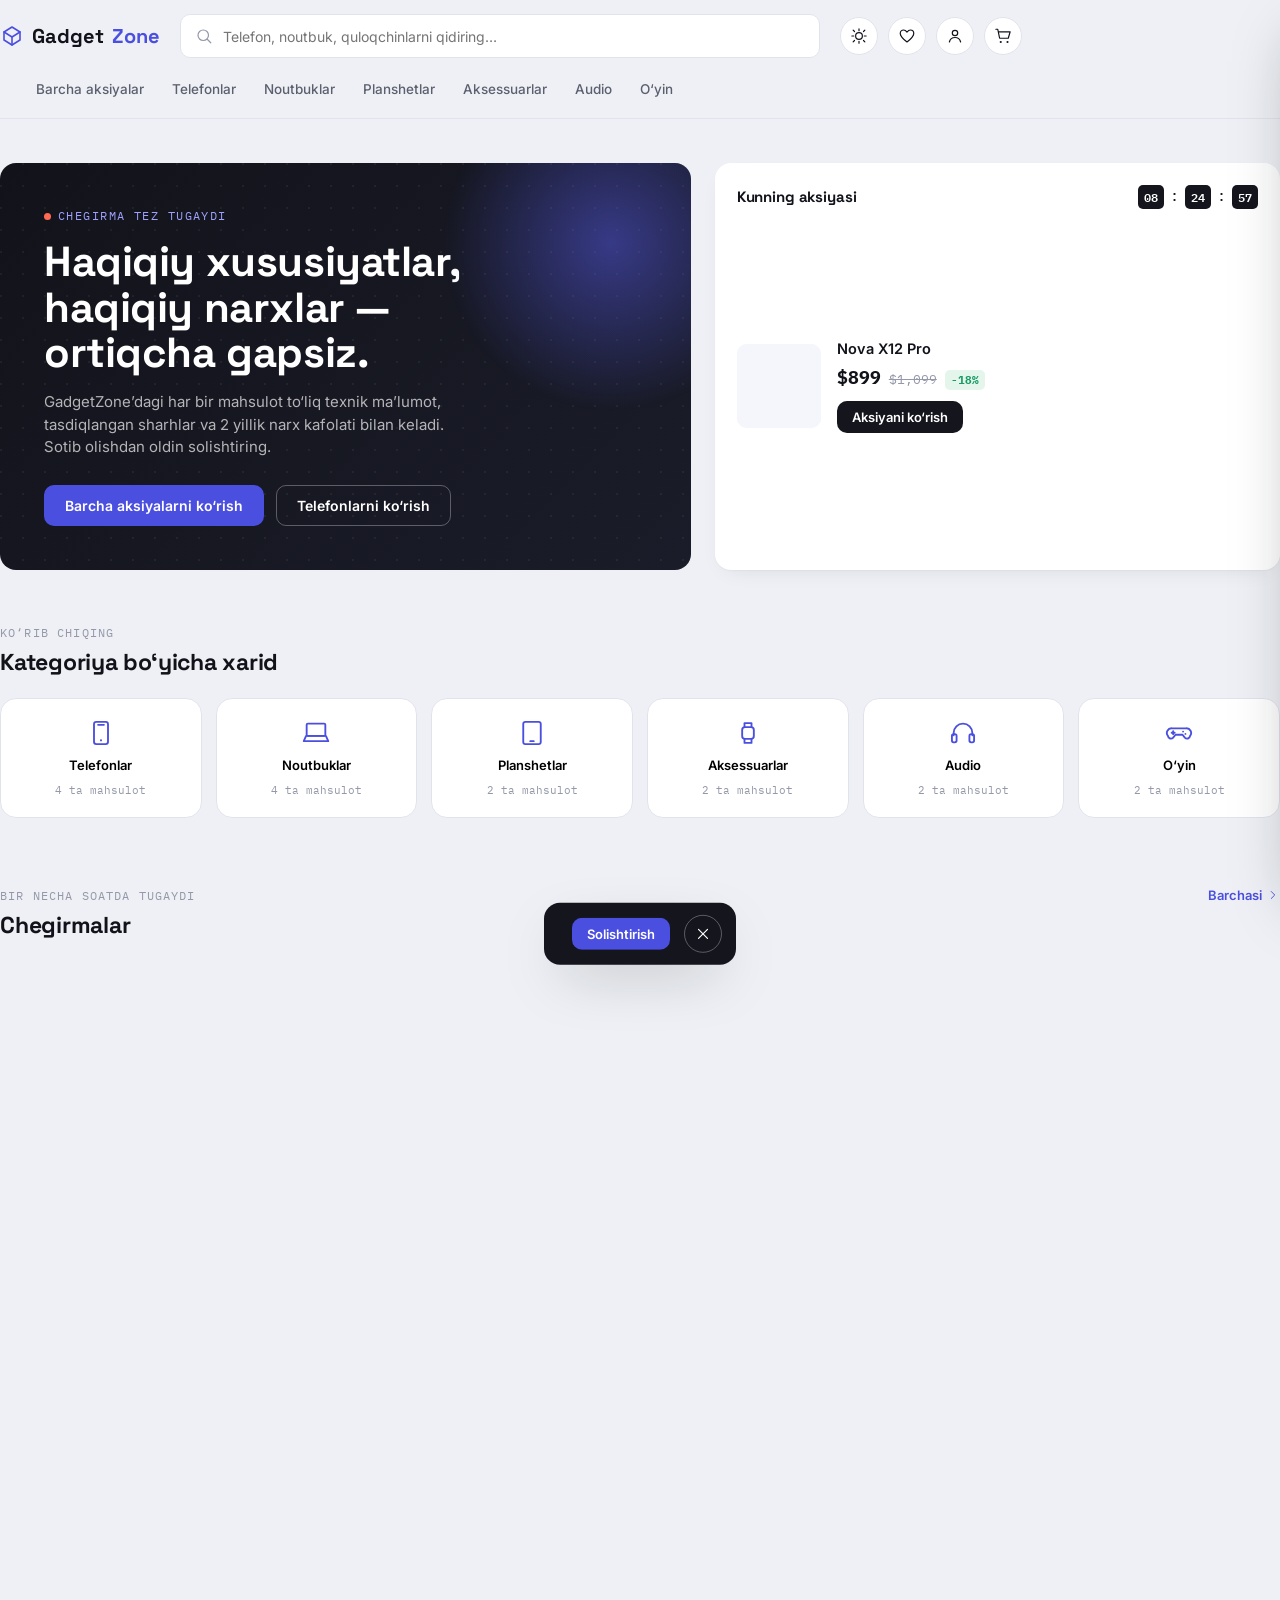
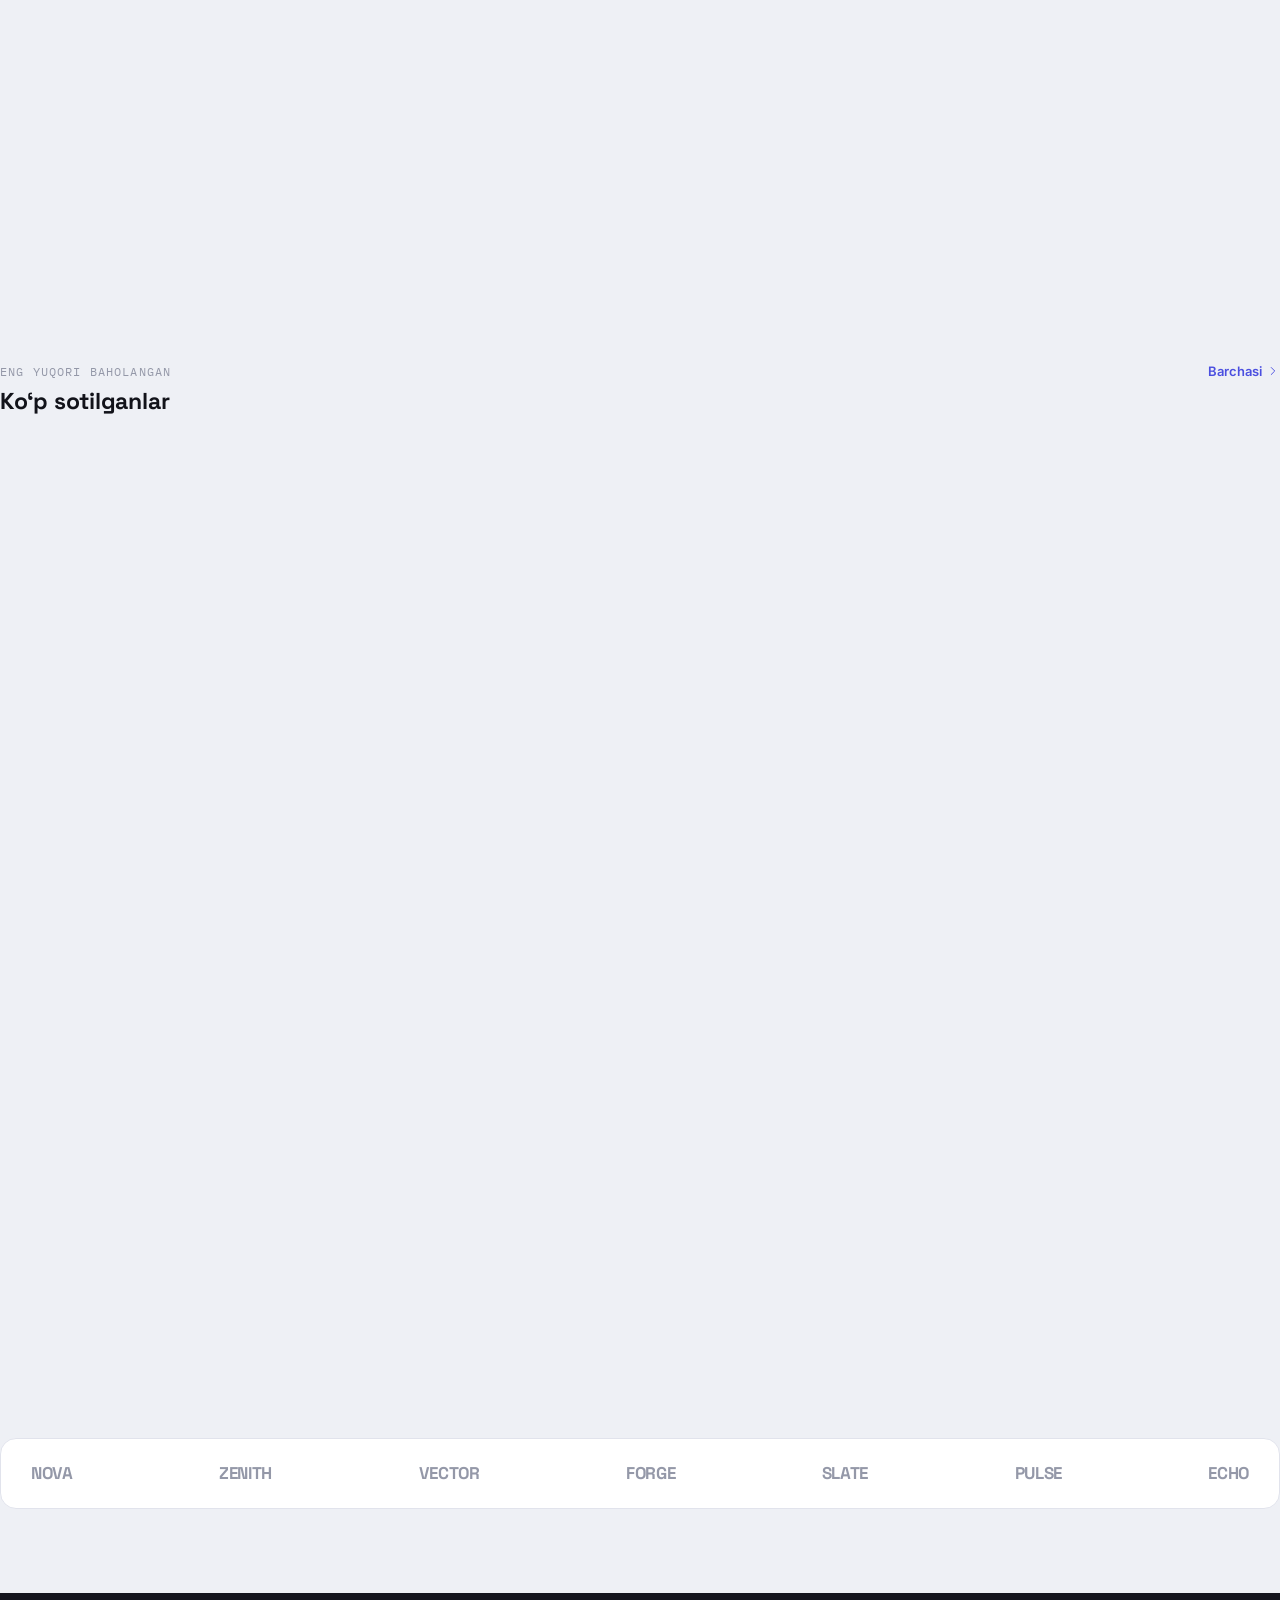
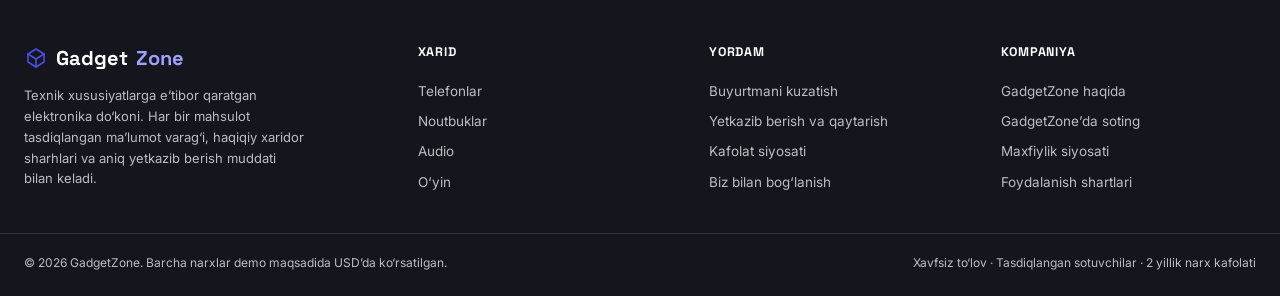
<file: index.html>
<!DOCTYPE html>
<html lang="uz">
<head>
<meta charset="UTF-8">
<meta name="viewport" content="width=device-width, initial-scale=1.0">
<title>GadgetZone — Ishonchli texnik xususiyatlar</title>
<link rel="preconnect" href="https://fonts.googleapis.com">
<link href="https://fonts.googleapis.com/css2?family=Space+Grotesk:wght@500;600;700&family=Inter:wght@400;500;600;700&family=IBM+Plex+Mono:wght@400;500;600&display=swap" rel="stylesheet">
 <link rel="stylesheet" href="style.css">
</head>
<body>

<!-- Icon symbols -->
<svg class="visually-hidden" aria-hidden="true">
  <symbol id="icon-logo" viewBox="0 0 24 24"><path d="M4 8 L12 3 L20 8 L20 16 L12 21 L4 16 Z"/><path d="M4 8 L12 13 L20 8"/><path d="M12 13 L12 21"/></symbol>
  <symbol id="icon-search" viewBox="0 0 24 24"><circle cx="11" cy="11" r="7"/><path d="M21 21 L16.65 16.65"/></symbol>
  <symbol id="icon-heart" viewBox="0 0 24 24"><path d="M12 20 C7 16 3 12.5 3 8.5 C3 5.8 5.1 4 7.5 4 C9.2 4 10.6 5 12 6.8 C13.4 5 14.8 4 16.5 4 C18.9 4 21 5.8 21 8.5 C21 12.5 17 16 12 20 Z"/></symbol>
  <symbol id="icon-heart-filled" viewBox="0 0 24 24" fill="currentColor" stroke="none"><path d="M12 20 C7 16 3 12.5 3 8.5 C3 5.8 5.1 4 7.5 4 C9.2 4 10.6 5 12 6.8 C13.4 5 14.8 4 16.5 4 C18.9 4 21 5.8 21 8.5 C21 12.5 17 16 12 20 Z"/></symbol>
  <symbol id="icon-cart" viewBox="0 0 24 24"><circle cx="9" cy="20" r="1.4" fill="currentColor" stroke="none"/><circle cx="18" cy="20" r="1.4" fill="currentColor" stroke="none"/><path d="M2.5 3 H5 L7.5 15 H19 L21.5 6.5 H6.2"/></symbol>
  <symbol id="icon-user" viewBox="0 0 24 24"><circle cx="12" cy="8" r="3.6"/><path d="M4.5 20 C5.5 15.8 8.3 14 12 14 C15.7 14 18.5 15.8 19.5 20"/></symbol>
  <symbol id="icon-star" viewBox="0 0 24 24" fill="currentColor" stroke="none"><path d="M12 2.5 L14.9 8.6 L21.5 9.5 L16.8 14.2 L17.9 20.8 L12 17.6 L6.1 20.8 L7.2 14.2 L2.5 9.5 L9.1 8.6 Z"/></symbol>
  <symbol id="icon-star-o" viewBox="0 0 24 24"><path d="M12 2.5 L14.9 8.6 L21.5 9.5 L16.8 14.2 L17.9 20.8 L12 17.6 L6.1 20.8 L7.2 14.2 L2.5 9.5 L9.1 8.6 Z"/></symbol>
  <symbol id="icon-chevron" viewBox="0 0 24 24"><path d="M9 6 L15 12 L9 18"/></symbol>
  <symbol id="icon-close" viewBox="0 0 24 24"><path d="M6 6 L18 18 M18 6 L6 18"/></symbol>
  <symbol id="icon-plus" viewBox="0 0 24 24"><path d="M12 5 V19 M5 12 H19"/></symbol>
  <symbol id="icon-minus" viewBox="0 0 24 24"><path d="M5 12 H19"/></symbol>
  <symbol id="icon-check" viewBox="0 0 24 24"><path d="M4 12.5 L9.5 18 L20 6"/></symbol>
  <symbol id="icon-truck" viewBox="0 0 24 24"><rect x="1.5" y="7" width="13" height="9"/><path d="M14.5 10 H19 L22 13.5 V16 H14.5 Z"/><circle cx="6" cy="19" r="1.8"/><circle cx="18" cy="19" r="1.8"/></symbol>
  <symbol id="icon-shield" viewBox="0 0 24 24"><path d="M12 3 L20 6.5 V12 C20 16.5 16.8 19.8 12 21.5 C7.2 19.8 4 16.5 4 12 V6.5 Z"/><path d="M8.5 12 L11 14.5 L16 9" /></symbol>
  <symbol id="icon-compare" viewBox="0 0 24 24"><path d="M7 3 V17 M4 6 L7 3 L10 6"/><path d="M17 21 V7 M14 18 L17 21 L20 18"/></symbol>
  <symbol id="icon-phone" viewBox="0 0 24 24"><rect x="6" y="2.5" width="12" height="19" rx="2"/><path d="M9.5 5 H14.5"/><circle cx="12" cy="18.3" r=".9" fill="currentColor" stroke="none"/></symbol>
  <symbol id="icon-laptop" viewBox="0 0 24 24"><rect x="4" y="4" width="16" height="10.5" rx="1"/><path d="M1.5 19 H22.5 L20.5 14.5 H3.5 Z"/></symbol>
  <symbol id="icon-tablet" viewBox="0 0 24 24"><rect x="4.5" y="2.5" width="15" height="19" rx="1.8"/><path d="M10.5 19 H13.5"/></symbol>
  <symbol id="icon-watch" viewBox="0 0 24 24"><rect x="7" y="7" width="10" height="10" rx="2.4"/><path d="M9 7 V3.5 H15 V7 M9 17 V20.5 H15 V17"/></symbol>
  <symbol id="icon-headphones" viewBox="0 0 24 24"><path d="M4 14 V12 A8 8 0 0 1 20 12 V14"/><rect x="2.5" y="13" width="4" height="7" rx="1.5"/><rect x="17.5" y="13" width="4" height="7" rx="1.5"/></symbol>
  <symbol id="icon-gamepad" viewBox="0 0 24 24"><path d="M6 8 H18 A4 4 0 0 1 21.5 14.5 A2.6 2.6 0 0 1 17 16 L15 13.5 H9 L7 16 A2.6 2.6 0 0 1 2.5 14.5 A4 4 0 0 1 6 8 Z"/><path d="M7 10.5 V13 M5.7 11.8 H8.3"/><circle cx="15.5" cy="10.8" r=".8" fill="currentColor" stroke="none"/><circle cx="17.5" cy="12.8" r=".8" fill="currentColor" stroke="none"/></symbol>
  <symbol id="icon-sun" viewBox="0 0 24 24"><circle cx="12" cy="12" r="4.5"/><path d="M12 2.5 V5 M12 19 V21.5 M4.2 4.2 L6 6 M18 18 L19.8 19.8 M2.5 12 H5 M19 12 H21.5 M4.2 19.8 L6 18 M18 6 L19.8 4.2"/></symbol>
  <symbol id="icon-moon" viewBox="0 0 24 24"><path d="M20 14.5 A8.5 8.5 0 1 1 9.5 4 A6.8 6.8 0 0 0 20 14.5 Z"/></symbol>
  <symbol id="icon-trash" viewBox="0 0 24 24"><path d="M4 7 H20"/><path d="M9 7 V4.5 A1 1 0 0 1 10 3.5 H14 A1 1 0 0 1 15 4.5 V7"/><path d="M6.5 7 L7.3 19.5 A1.5 1.5 0 0 0 8.8 21 H15.2 A1.5 1.5 0 0 0 16.7 19.5 L17.5 7"/><path d="M10 11 V17 M14 11 V17"/></symbol>
</svg>

<div id="toast-container"></div>

<header class="site-header">
  <div class="container mobile-locbar">
    <span class="loc"><svg class="icon"><use href="#icon-truck"/></svg>Gadget<b style="color:var(--accent)">Zone</b><svg class="icon chev" style="transform:rotate(90deg)"><use href="#icon-chevron"/></svg></span>
    <span style="display:flex; align-items:center; gap:10px;">
      <span class="deliver">Bugun yetkaziladi</span>
      <button class="btn-icon theme-toggle" title="Tungi rejim" onclick="toggleTheme()" style="width:32px;height:32px;">
        <svg class="icon icon-sun" style="width:16px;height:16px;"><use href="#icon-sun"/></svg>
        <svg class="icon icon-moon" style="width:16px;height:16px;"><use href="#icon-moon"/></svg>
      </button>
    </span>
  </div>
  <div class="container header-top">
    <a href="#" class="logo" onclick="showView('home');return false;"><svg class="icon"><use href="#icon-logo"/></svg>Gadget<b>Zone</b></a>
    <div class="search-wrap">
      <div class="search-box">
        <svg class="icon"><use href="#icon-search"/></svg>
        <input id="searchInput" type="text" placeholder="Telefon, noutbuk, quloqchinlarni qidiring…" autocomplete="off" aria-label="Mahsulotlarni qidirish">
      </div>
      <div id="searchSuggest" class="search-suggest hidden"></div>
    </div>
    <div class="header-actions">
      <button class="btn-icon theme-toggle" title="Tungi rejim" onclick="toggleTheme()">
        <svg class="icon icon-sun"><use href="#icon-sun"/></svg>
        <svg class="icon icon-moon"><use href="#icon-moon"/></svg>
      </button>
      <button class="btn-icon" title="Sevimlilar" onclick="showView('listing',{category:'all', wishlistOnly:true})">
        <svg class="icon"><use href="#icon-heart"/></svg>
      </button>
      <button class="btn-icon" title="Profil" onclick="showToast('Profil hali bu demo versiyada ulanmagan.')">
        <svg class="icon"><use href="#icon-user"/></svg>
      </button>
      <button class="btn-icon cart-btn" title="Savat" onclick="openCart()">
        <svg class="icon"><use href="#icon-cart"/></svg>
        <span id="cartCount" class="badge-count hidden">0</span>
      </button>
    </div>
  </div>
  <div class="container header-nav" id="headerNav"></div>
</header>

<main id="home-view">
  <div class="container hero">
    <div class="hero-grid">
      <div class="hero-main">
        <span class="hero-eyebrow">Chegirma tez tugaydi</span>
        <h1>Haqiqiy xususiyatlar, haqiqiy narxlar — ortiqcha gapsiz.</h1>
        <p>GadgetZone’dagi har bir mahsulot to‘liq texnik ma’lumot, tasdiqlangan sharhlar va 2 yillik narx kafolati bilan keladi. Sotib olishdan oldin solishtiring.</p>
        <div class="hero-cta">
          <button class="btn btn-primary" onclick="showView('listing',{category:'all'})">Barcha aksiyalarni ko‘rish</button>
          <button class="btn btn-ghost" style="border-color:rgba(255,255,255,.3); color:#fff;" onclick="showView('listing',{category:'phone'})">Telefonlarni ko‘rish</button>
        </div>
      </div>
      <div class="hero-side">
        <div class="deal-card">
          <div class="deal-head">
            <h3>Kunning aksiyasi</h3>
            <div class="countdown" id="countdown"><span>08</span>:<span>24</span>:<span>59</span></div>
          </div>
          <div class="deal-body" id="dealOfDay"></div>
        </div>
      </div>
    </div>
  </div>

  <div class="container section reveal">
    <div class="section-head">
      <div><span class="eyebrow">Ko‘rib chiqing</span><h2>Kategoriya bo‘yicha xarid</h2></div>
    </div>
    <div class="cat-row reveal-stagger" id="catRow"></div>
  </div>

  <div class="container section reveal">
    <div class="section-head">
      <div><span class="eyebrow">Bir necha soatda tugaydi</span><h2>Chegirmalar</h2></div>
      <a class="see-all" href="#" onclick="showView('listing',{category:'all',badge:'flash'});return false;">Barchasi <svg class="icon" style="width:14px;height:14px;"><use href="#icon-chevron"/></svg></a>
    </div>
    <div class="grid" id="flashGrid"></div>
  </div>

  <div class="container section reveal">
    <div class="section-head">
      <div><span class="eyebrow">Eng yuqori baholangan</span><h2>Ko‘p sotilganlar</h2></div>
      <a class="see-all" href="#" onclick="showView('listing',{category:'all',badge:'bestseller'});return false;">Barchasi <svg class="icon" style="width:14px;height:14px;"><use href="#icon-chevron"/></svg></a>
    </div>
    <div class="grid" id="bestGrid"></div>
  </div>

  <div class="container section reveal">
    <div class="brand-strip">
      <span class="b">NOVA</span><span class="b">ZENITH</span><span class="b">VECTOR</span><span class="b">FORGE</span><span class="b">SLATE</span><span class="b">PULSE</span><span class="b">ECHO</span>
    </div>
  </div>
</main>

<main id="listing-view" class="hidden">
  <div class="container">
    <div class="breadcrumbs"><a href="#" onclick="showView('home');return false;">Bosh sahifa</a><svg class="icon" style="width:12px;height:12px;"><use href="#icon-chevron"/></svg><span id="crumbCurrent">Barcha mahsulotlar</span></div>
    <div class="listing-head">
      <h1 id="listingTitle">Barcha mahsulotlar</h1>
      <div style="display:flex; align-items:center; gap:14px;">
        <span class="result-count" id="resultCount"></span>
        <select class="sort-select" id="sortSelect" onchange="state.sort=this.value; renderListingGrid();">
          <option value="featured">Saralash: Tavsiya etilgan</option>
          <option value="price-asc">Narx: Arzondan qimmatga</option>
          <option value="price-desc">Narx: Qimmatdan arzonga</option>
          <option value="rating">Reyting bo‘yicha</option>
        </select>
      </div>
    </div>
    <div class="listing-layout">
      <aside class="filters">
        <div class="filter-group">
          <div class="filter-title">Kategoriya</div>
          <div id="filterCats"></div>
        </div>
        <div class="filter-group">
          <div class="filter-title">Narx oralig‘i</div>
          <div class="price-inputs">
            <input type="number" id="priceMin" placeholder="Min" min="0" onchange="applyFilters()">
            <span>–</span>
            <input type="number" id="priceMax" placeholder="Maks" min="0" onchange="applyFilters()">
          </div>
        </div>
        <div class="filter-group">
          <div class="filter-title">Brend</div>
          <div id="filterBrands"></div>
        </div>
        <div class="filter-group">
          <div class="filter-title">Reyting</div>
          <div class="rating-filter" id="filterRating"></div>
        </div>
        <button class="btn btn-ghost btn-sm clear-filters" onclick="clearFilters()">Filtrlarni tozalash</button>
      </aside>
      <div>
        <div class="grid" id="listingGrid"></div>
        <div id="listingEmpty" class="empty-state hidden">
          <svg class="icon"><use href="#icon-search"/></svg>
          <h3>Bu filtrlarga mos mahsulot topilmadi</h3>
          <p style="margin-top:6px;">Narx oralig‘ini kengaytiring yoki filtrni tozalang.</p>
        </div>
      </div>
    </div>
  </div>
</main>

<main id="detail-view" class="hidden">
  <div class="container">
    <div class="breadcrumbs">
      <a href="#" onclick="showView('home');return false;">Bosh sahifa</a><svg class="icon" style="width:12px;height:12px;"><use href="#icon-chevron"/></svg>
      <a href="#" id="crumbCat" onclick="return false;">Kategoriya</a><svg class="icon" style="width:12px;height:12px;"><use href="#icon-chevron"/></svg>
      <span id="crumbName">Mahsulot</span>
    </div>
    <div class="detail-grid" id="detailGrid"></div>
    <div id="relatedWrap" class="section" style="padding-top:0;">
      <div class="section-head"><div><span class="eyebrow">Sizga yoqishi mumkin</span><h2>O‘xshash mahsulotlar</h2></div></div>
      <div class="grid" id="relatedGrid"></div>
    </div>
  </div>
</main>

<div class="cart-overlay" id="cartOverlay" onclick="closeCart()"></div>
<aside class="cart-drawer" id="cartDrawer" aria-label="Shopping cart">
  <div class="cart-head">
    <h3>Savatingiz (<span id="cartHeadCount">0</span>)</h3>
    <button class="btn-icon" onclick="closeCart()"><svg class="icon"><use href="#icon-close"/></svg></button>
  </div>
  <div class="cart-items" id="cartItems"></div>
  <div class="cart-foot" id="cartFoot"></div>
</aside>

<div class="compare-bar" id="compareBar">
  <div class="compare-thumbs" id="compareThumbs"></div>
  <button class="btn btn-primary btn-sm" onclick="openCompareModal()">Solishtirish</button>
  <button class="btn-icon" style="background:transparent;border-color:rgba(255,255,255,.3);color:#fff;" onclick="clearCompare()"><svg class="icon"><use href="#icon-close"/></svg></button>
</div>

<div class="modal-overlay" id="compareModalOverlay" onclick="if(event.target===this)closeCompareModal()">
  <div class="modal-box">
    <div class="modal-head">
      <h3>Xususiyatlarni solishtirish</h3>
      <button class="btn-icon" onclick="closeCompareModal()"><svg class="icon"><use href="#icon-close"/></svg></button>
    </div>
    <div style="overflow-x:auto;">
      <table class="compare-table" id="compareTable"></table>
    </div>
  </div>
</div>

<footer class="footer">
  <div class="container footer-grid">
    <div class="footer-brand">
      <div class="logo"><svg class="icon"><use href="#icon-logo"/></svg>Gadget<b style="color:#9EA1FF;">Zone</b></div>
      <p>Texnik xususiyatlarga e’tibor qaratgan elektronika do‘koni. Har bir mahsulot tasdiqlangan ma’lumot varag‘i, haqiqiy xaridor sharhlari va aniq yetkazib berish muddati bilan keladi.</p>
    </div>
    <div class="footer-col"><h4>Xarid</h4>
      <a href="#" onclick="showView('listing',{category:'phone'});return false;">Telefonlar</a>
      <a href="#" onclick="showView('listing',{category:'laptop'});return false;">Noutbuklar</a>
      <a href="#" onclick="showView('listing',{category:'audio'});return false;">Audio</a>
      <a href="#" onclick="showView('listing',{category:'gaming'});return false;">O‘yin</a>
    </div>
    <div class="footer-col"><h4>Yordam</h4>
      <a href="#">Buyurtmani kuzatish</a>
      <a href="#">Yetkazib berish va qaytarish</a>
      <a href="#">Kafolat siyosati</a>
      <a href="#">Biz bilan bog‘lanish</a>
    </div>
    <div class="footer-col"><h4>Kompaniya</h4>
      <a href="#">GadgetZone haqida</a>
      <a href="#">GadgetZone’da soting</a>
      <a href="#">Maxfiylik siyosati</a>
      <a href="#">Foydalanish shartlari</a>
    </div>
  </div>
  <div class="container footer-bottom">
    <span>© 2026 GadgetZone. Barcha narxlar demo maqsadida USD’da ko‘rsatilgan.</span>
    <span>Xavfsiz to‘lov · Tasdiqlangan sotuvchilar · 2 yillik narx kafolati</span>
  </div>
</footer>

<nav class="mobile-tabbar" id="mobileTabbar" aria-label="Primary">
  <button class="tab" data-tab="home" onclick="showView('home')">
    <svg class="icon"><use href="#icon-logo"/></svg>
    <span>Bosh sahifa</span>
  </button>
  <button class="tab" data-tab="catalog" onclick="showView('listing',{category:'all'})">
    <svg class="icon"><use href="#icon-search"/></svg>
    <span>Katalog</span>
  </button>
  <button class="tab" data-tab="cart" onclick="openCart()">
    <svg class="icon"><use href="#icon-cart"/></svg>
    <span id="tabCartBadge" class="tab-badge hidden">0</span>
    <span>Savat</span>
  </button>
  <button class="tab" data-tab="wishlist" onclick="showView('listing',{category:'all', wishlistOnly:true})">
    <svg class="icon"><use href="#icon-heart"/></svg>
    <span>Istaklar</span>
  </button>
  <button class="tab" data-tab="profile" onclick="showToast('Profil hali bu demo versiyada ulanmagan.')">
    <svg class="icon"><use href="#icon-user"/></svg>
    <span>Profil</span>
  </button>
</nav>

<script src="js/script.js"></script>

</body>
</html>
</file>
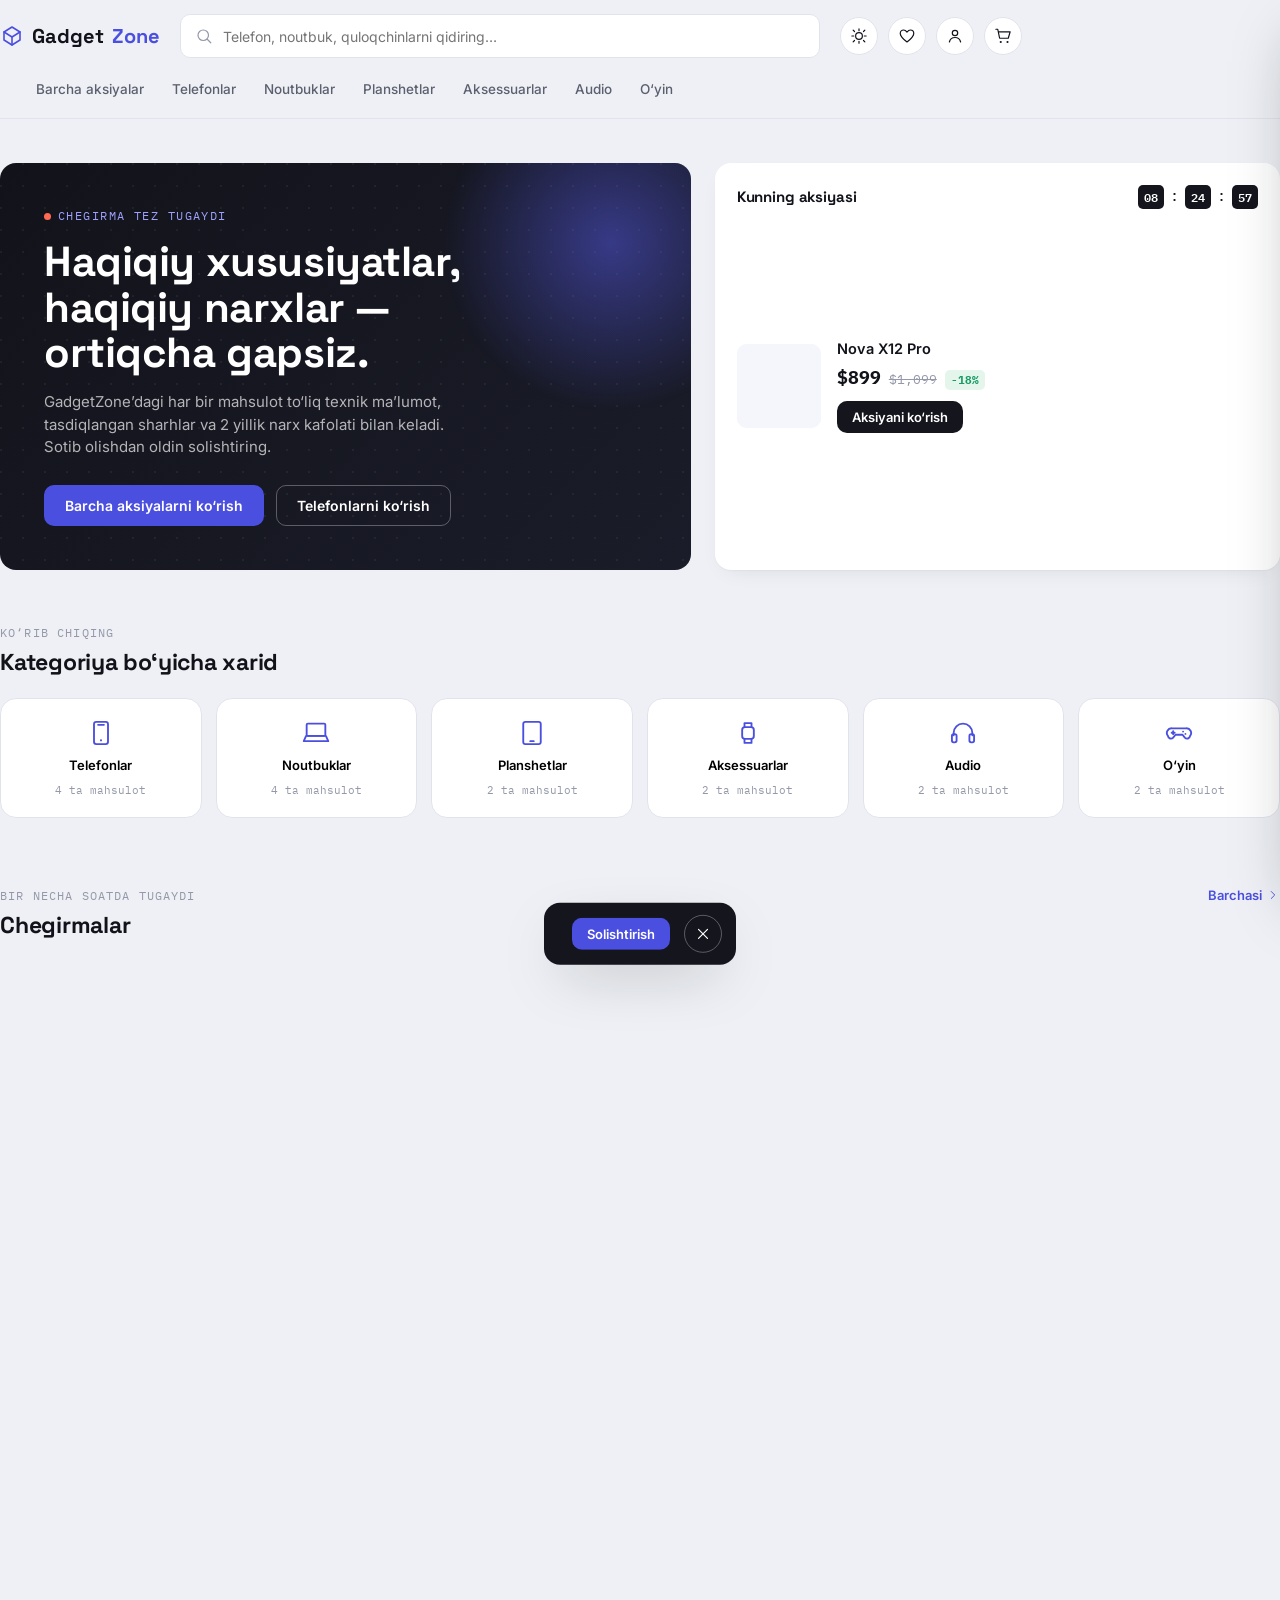
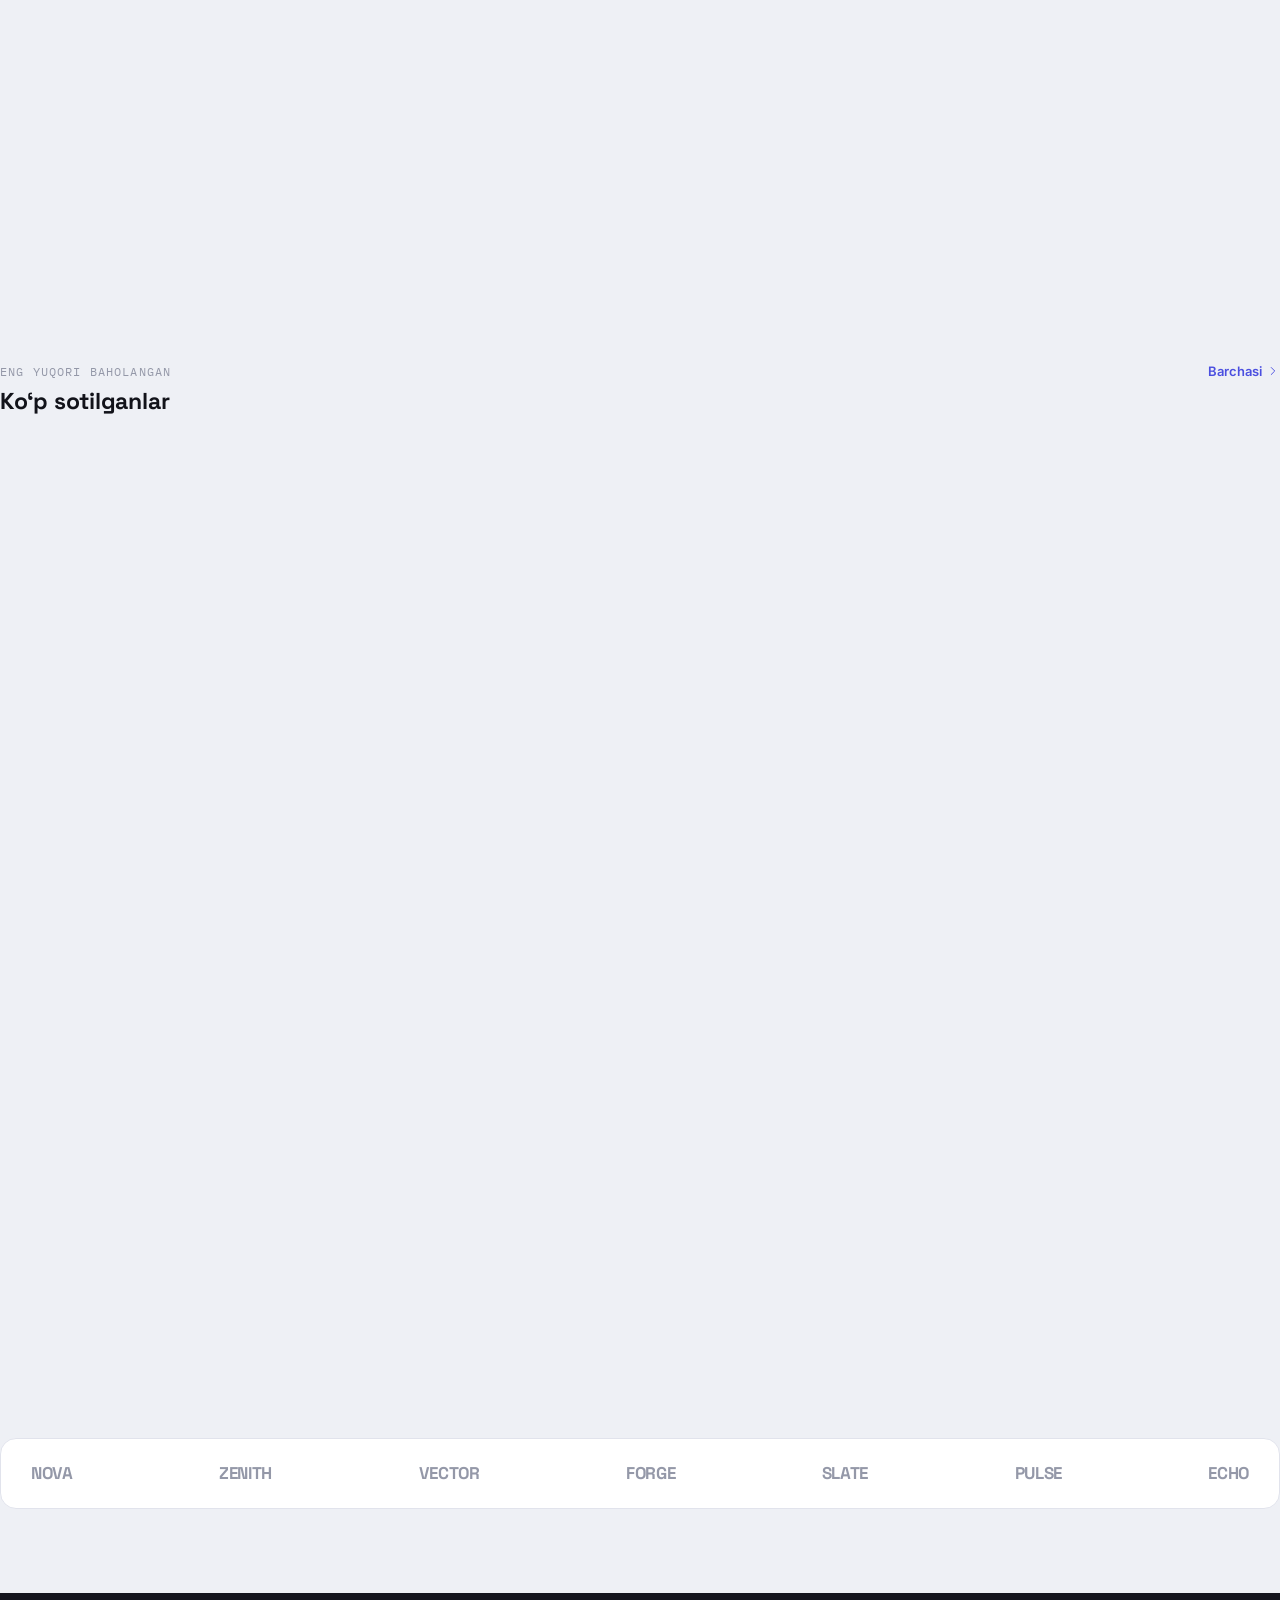
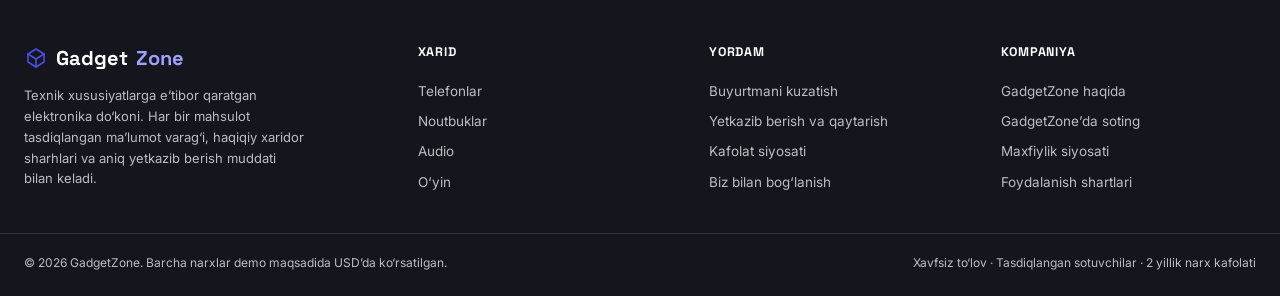
<file: New folder/index.html>
<!DOCTYPE html>
<html lang="uz">
<head>
<meta charset="UTF-8">
<meta name="viewport" content="width=device-width, initial-scale=1.0">
<title>GadgetZone — Ishonchli texnik xususiyatlar</title>
<link rel="preconnect" href="https://fonts.googleapis.com">
<link href="https://fonts.googleapis.com/css2?family=Space+Grotesk:wght@500;600;700&family=Inter:wght@400;500;600;700&family=IBM+Plex+Mono:wght@400;500;600&display=swap" rel="stylesheet">
 <link rel="stylesheet" href="style.css">
</head>
<body>

<!-- Icon symbols -->
<svg class="visually-hidden" aria-hidden="true">
  <symbol id="icon-logo" viewBox="0 0 24 24"><path d="M4 8 L12 3 L20 8 L20 16 L12 21 L4 16 Z"/><path d="M4 8 L12 13 L20 8"/><path d="M12 13 L12 21"/></symbol>
  <symbol id="icon-search" viewBox="0 0 24 24"><circle cx="11" cy="11" r="7"/><path d="M21 21 L16.65 16.65"/></symbol>
  <symbol id="icon-heart" viewBox="0 0 24 24"><path d="M12 20 C7 16 3 12.5 3 8.5 C3 5.8 5.1 4 7.5 4 C9.2 4 10.6 5 12 6.8 C13.4 5 14.8 4 16.5 4 C18.9 4 21 5.8 21 8.5 C21 12.5 17 16 12 20 Z"/></symbol>
  <symbol id="icon-heart-filled" viewBox="0 0 24 24" fill="currentColor" stroke="none"><path d="M12 20 C7 16 3 12.5 3 8.5 C3 5.8 5.1 4 7.5 4 C9.2 4 10.6 5 12 6.8 C13.4 5 14.8 4 16.5 4 C18.9 4 21 5.8 21 8.5 C21 12.5 17 16 12 20 Z"/></symbol>
  <symbol id="icon-cart" viewBox="0 0 24 24"><circle cx="9" cy="20" r="1.4" fill="currentColor" stroke="none"/><circle cx="18" cy="20" r="1.4" fill="currentColor" stroke="none"/><path d="M2.5 3 H5 L7.5 15 H19 L21.5 6.5 H6.2"/></symbol>
  <symbol id="icon-user" viewBox="0 0 24 24"><circle cx="12" cy="8" r="3.6"/><path d="M4.5 20 C5.5 15.8 8.3 14 12 14 C15.7 14 18.5 15.8 19.5 20"/></symbol>
  <symbol id="icon-star" viewBox="0 0 24 24" fill="currentColor" stroke="none"><path d="M12 2.5 L14.9 8.6 L21.5 9.5 L16.8 14.2 L17.9 20.8 L12 17.6 L6.1 20.8 L7.2 14.2 L2.5 9.5 L9.1 8.6 Z"/></symbol>
  <symbol id="icon-star-o" viewBox="0 0 24 24"><path d="M12 2.5 L14.9 8.6 L21.5 9.5 L16.8 14.2 L17.9 20.8 L12 17.6 L6.1 20.8 L7.2 14.2 L2.5 9.5 L9.1 8.6 Z"/></symbol>
  <symbol id="icon-chevron" viewBox="0 0 24 24"><path d="M9 6 L15 12 L9 18"/></symbol>
  <symbol id="icon-close" viewBox="0 0 24 24"><path d="M6 6 L18 18 M18 6 L6 18"/></symbol>
  <symbol id="icon-plus" viewBox="0 0 24 24"><path d="M12 5 V19 M5 12 H19"/></symbol>
  <symbol id="icon-minus" viewBox="0 0 24 24"><path d="M5 12 H19"/></symbol>
  <symbol id="icon-check" viewBox="0 0 24 24"><path d="M4 12.5 L9.5 18 L20 6"/></symbol>
  <symbol id="icon-truck" viewBox="0 0 24 24"><rect x="1.5" y="7" width="13" height="9"/><path d="M14.5 10 H19 L22 13.5 V16 H14.5 Z"/><circle cx="6" cy="19" r="1.8"/><circle cx="18" cy="19" r="1.8"/></symbol>
  <symbol id="icon-shield" viewBox="0 0 24 24"><path d="M12 3 L20 6.5 V12 C20 16.5 16.8 19.8 12 21.5 C7.2 19.8 4 16.5 4 12 V6.5 Z"/><path d="M8.5 12 L11 14.5 L16 9" /></symbol>
  <symbol id="icon-compare" viewBox="0 0 24 24"><path d="M7 3 V17 M4 6 L7 3 L10 6"/><path d="M17 21 V7 M14 18 L17 21 L20 18"/></symbol>
  <symbol id="icon-phone" viewBox="0 0 24 24"><rect x="6" y="2.5" width="12" height="19" rx="2"/><path d="M9.5 5 H14.5"/><circle cx="12" cy="18.3" r=".9" fill="currentColor" stroke="none"/></symbol>
  <symbol id="icon-laptop" viewBox="0 0 24 24"><rect x="4" y="4" width="16" height="10.5" rx="1"/><path d="M1.5 19 H22.5 L20.5 14.5 H3.5 Z"/></symbol>
  <symbol id="icon-tablet" viewBox="0 0 24 24"><rect x="4.5" y="2.5" width="15" height="19" rx="1.8"/><path d="M10.5 19 H13.5"/></symbol>
  <symbol id="icon-watch" viewBox="0 0 24 24"><rect x="7" y="7" width="10" height="10" rx="2.4"/><path d="M9 7 V3.5 H15 V7 M9 17 V20.5 H15 V17"/></symbol>
  <symbol id="icon-headphones" viewBox="0 0 24 24"><path d="M4 14 V12 A8 8 0 0 1 20 12 V14"/><rect x="2.5" y="13" width="4" height="7" rx="1.5"/><rect x="17.5" y="13" width="4" height="7" rx="1.5"/></symbol>
  <symbol id="icon-gamepad" viewBox="0 0 24 24"><path d="M6 8 H18 A4 4 0 0 1 21.5 14.5 A2.6 2.6 0 0 1 17 16 L15 13.5 H9 L7 16 A2.6 2.6 0 0 1 2.5 14.5 A4 4 0 0 1 6 8 Z"/><path d="M7 10.5 V13 M5.7 11.8 H8.3"/><circle cx="15.5" cy="10.8" r=".8" fill="currentColor" stroke="none"/><circle cx="17.5" cy="12.8" r=".8" fill="currentColor" stroke="none"/></symbol>
  <symbol id="icon-sun" viewBox="0 0 24 24"><circle cx="12" cy="12" r="4.5"/><path d="M12 2.5 V5 M12 19 V21.5 M4.2 4.2 L6 6 M18 18 L19.8 19.8 M2.5 12 H5 M19 12 H21.5 M4.2 19.8 L6 18 M18 6 L19.8 4.2"/></symbol>
  <symbol id="icon-moon" viewBox="0 0 24 24"><path d="M20 14.5 A8.5 8.5 0 1 1 9.5 4 A6.8 6.8 0 0 0 20 14.5 Z"/></symbol>
  <symbol id="icon-trash" viewBox="0 0 24 24"><path d="M4 7 H20"/><path d="M9 7 V4.5 A1 1 0 0 1 10 3.5 H14 A1 1 0 0 1 15 4.5 V7"/><path d="M6.5 7 L7.3 19.5 A1.5 1.5 0 0 0 8.8 21 H15.2 A1.5 1.5 0 0 0 16.7 19.5 L17.5 7"/><path d="M10 11 V17 M14 11 V17"/></symbol>
</svg>

<div id="toast-container"></div>

<header class="site-header">
  <div class="container mobile-locbar">
    <span class="loc"><svg class="icon"><use href="#icon-truck"/></svg>Gadget<b style="color:var(--accent)">Zone</b><svg class="icon chev" style="transform:rotate(90deg)"><use href="#icon-chevron"/></svg></span>
    <span style="display:flex; align-items:center; gap:10px;">
      <span class="deliver">Bugun yetkaziladi</span>
      <button class="btn-icon theme-toggle" title="Tungi rejim" onclick="toggleTheme()" style="width:32px;height:32px;">
        <svg class="icon icon-sun" style="width:16px;height:16px;"><use href="#icon-sun"/></svg>
        <svg class="icon icon-moon" style="width:16px;height:16px;"><use href="#icon-moon"/></svg>
      </button>
    </span>
  </div>
  <div class="container header-top">
    <a href="#" class="logo" onclick="showView('home');return false;"><svg class="icon"><use href="#icon-logo"/></svg>Gadget<b>Zone</b></a>
    <div class="search-wrap">
      <div class="search-box">
        <svg class="icon"><use href="#icon-search"/></svg>
        <input id="searchInput" type="text" placeholder="Telefon, noutbuk, quloqchinlarni qidiring…" autocomplete="off" aria-label="Mahsulotlarni qidirish">
      </div>
      <div id="searchSuggest" class="search-suggest hidden"></div>
    </div>
    <div class="header-actions">
      <button class="btn-icon theme-toggle" title="Tungi rejim" onclick="toggleTheme()">
        <svg class="icon icon-sun"><use href="#icon-sun"/></svg>
        <svg class="icon icon-moon"><use href="#icon-moon"/></svg>
      </button>
      <button class="btn-icon" title="Sevimlilar" onclick="showView('listing',{category:'all', wishlistOnly:true})">
        <svg class="icon"><use href="#icon-heart"/></svg>
      </button>
      <button class="btn-icon" title="Profil" onclick="showToast('Profil hali bu demo versiyada ulanmagan.')">
        <svg class="icon"><use href="#icon-user"/></svg>
      </button>
      <button class="btn-icon cart-btn" title="Savat" onclick="openCart()">
        <svg class="icon"><use href="#icon-cart"/></svg>
        <span id="cartCount" class="badge-count hidden">0</span>
      </button>
    </div>
  </div>
  <div class="container header-nav" id="headerNav"></div>
</header>

<main id="home-view">
  <div class="container hero">
    <div class="hero-grid">
      <div class="hero-main">
        <span class="hero-eyebrow">Chegirma tez tugaydi</span>
        <h1>Haqiqiy xususiyatlar, haqiqiy narxlar — ortiqcha gapsiz.</h1>
        <p>GadgetZone’dagi har bir mahsulot to‘liq texnik ma’lumot, tasdiqlangan sharhlar va 2 yillik narx kafolati bilan keladi. Sotib olishdan oldin solishtiring.</p>
        <div class="hero-cta">
          <button class="btn btn-primary" onclick="showView('listing',{category:'all'})">Barcha aksiyalarni ko‘rish</button>
          <button class="btn btn-ghost" style="border-color:rgba(255,255,255,.3); color:#fff;" onclick="showView('listing',{category:'phone'})">Telefonlarni ko‘rish</button>
        </div>
      </div>
      <div class="hero-side">
        <div class="deal-card">
          <div class="deal-head">
            <h3>Kunning aksiyasi</h3>
            <div class="countdown" id="countdown"><span>08</span>:<span>24</span>:<span>59</span></div>
          </div>
          <div class="deal-body" id="dealOfDay"></div>
        </div>
      </div>
    </div>
  </div>

  <div class="container section reveal">
    <div class="section-head">
      <div><span class="eyebrow">Ko‘rib chiqing</span><h2>Kategoriya bo‘yicha xarid</h2></div>
    </div>
    <div class="cat-row reveal-stagger" id="catRow"></div>
  </div>

  <div class="container section reveal">
    <div class="section-head">
      <div><span class="eyebrow">Bir necha soatda tugaydi</span><h2>Chegirmalar</h2></div>
      <a class="see-all" href="#" onclick="showView('listing',{category:'all',badge:'flash'});return false;">Barchasi <svg class="icon" style="width:14px;height:14px;"><use href="#icon-chevron"/></svg></a>
    </div>
    <div class="grid" id="flashGrid"></div>
  </div>

  <div class="container section reveal">
    <div class="section-head">
      <div><span class="eyebrow">Eng yuqori baholangan</span><h2>Ko‘p sotilganlar</h2></div>
      <a class="see-all" href="#" onclick="showView('listing',{category:'all',badge:'bestseller'});return false;">Barchasi <svg class="icon" style="width:14px;height:14px;"><use href="#icon-chevron"/></svg></a>
    </div>
    <div class="grid" id="bestGrid"></div>
  </div>

  <div class="container section reveal">
    <div class="brand-strip">
      <span class="b">NOVA</span><span class="b">ZENITH</span><span class="b">VECTOR</span><span class="b">FORGE</span><span class="b">SLATE</span><span class="b">PULSE</span><span class="b">ECHO</span>
    </div>
  </div>
</main>

<main id="listing-view" class="hidden">
  <div class="container">
    <div class="breadcrumbs"><a href="#" onclick="showView('home');return false;">Bosh sahifa</a><svg class="icon" style="width:12px;height:12px;"><use href="#icon-chevron"/></svg><span id="crumbCurrent">Barcha mahsulotlar</span></div>
    <div class="listing-head">
      <h1 id="listingTitle">Barcha mahsulotlar</h1>
      <div style="display:flex; align-items:center; gap:14px;">
        <span class="result-count" id="resultCount"></span>
        <select class="sort-select" id="sortSelect" onchange="state.sort=this.value; renderListingGrid();">
          <option value="featured">Saralash: Tavsiya etilgan</option>
          <option value="price-asc">Narx: Arzondan qimmatga</option>
          <option value="price-desc">Narx: Qimmatdan arzonga</option>
          <option value="rating">Reyting bo‘yicha</option>
        </select>
      </div>
    </div>
    <div class="listing-layout">
      <aside class="filters">
        <div class="filter-group">
          <div class="filter-title">Kategoriya</div>
          <div id="filterCats"></div>
        </div>
        <div class="filter-group">
          <div class="filter-title">Narx oralig‘i</div>
          <div class="price-inputs">
            <input type="number" id="priceMin" placeholder="Min" min="0" onchange="applyFilters()">
            <span>–</span>
            <input type="number" id="priceMax" placeholder="Maks" min="0" onchange="applyFilters()">
          </div>
        </div>
        <div class="filter-group">
          <div class="filter-title">Brend</div>
          <div id="filterBrands"></div>
        </div>
        <div class="filter-group">
          <div class="filter-title">Reyting</div>
          <div class="rating-filter" id="filterRating"></div>
        </div>
        <button class="btn btn-ghost btn-sm clear-filters" onclick="clearFilters()">Filtrlarni tozalash</button>
      </aside>
      <div>
        <div class="grid" id="listingGrid"></div>
        <div id="listingEmpty" class="empty-state hidden">
          <svg class="icon"><use href="#icon-search"/></svg>
          <h3>Bu filtrlarga mos mahsulot topilmadi</h3>
          <p style="margin-top:6px;">Narx oralig‘ini kengaytiring yoki filtrni tozalang.</p>
        </div>
      </div>
    </div>
  </div>
</main>

<main id="detail-view" class="hidden">
  <div class="container">
    <div class="breadcrumbs">
      <a href="#" onclick="showView('home');return false;">Bosh sahifa</a><svg class="icon" style="width:12px;height:12px;"><use href="#icon-chevron"/></svg>
      <a href="#" id="crumbCat" onclick="return false;">Kategoriya</a><svg class="icon" style="width:12px;height:12px;"><use href="#icon-chevron"/></svg>
      <span id="crumbName">Mahsulot</span>
    </div>
    <div class="detail-grid" id="detailGrid"></div>
    <div id="relatedWrap" class="section" style="padding-top:0;">
      <div class="section-head"><div><span class="eyebrow">Sizga yoqishi mumkin</span><h2>O‘xshash mahsulotlar</h2></div></div>
      <div class="grid" id="relatedGrid"></div>
    </div>
  </div>
</main>

<div class="cart-overlay" id="cartOverlay" onclick="closeCart()"></div>
<aside class="cart-drawer" id="cartDrawer" aria-label="Shopping cart">
  <div class="cart-head">
    <h3>Savatingiz (<span id="cartHeadCount">0</span>)</h3>
    <button class="btn-icon" onclick="closeCart()"><svg class="icon"><use href="#icon-close"/></svg></button>
  </div>
  <div class="cart-items" id="cartItems"></div>
  <div class="cart-foot" id="cartFoot"></div>
</aside>

<div class="compare-bar" id="compareBar">
  <div class="compare-thumbs" id="compareThumbs"></div>
  <button class="btn btn-primary btn-sm" onclick="openCompareModal()">Solishtirish</button>
  <button class="btn-icon" style="background:transparent;border-color:rgba(255,255,255,.3);color:#fff;" onclick="clearCompare()"><svg class="icon"><use href="#icon-close"/></svg></button>
</div>

<div class="modal-overlay" id="compareModalOverlay" onclick="if(event.target===this)closeCompareModal()">
  <div class="modal-box">
    <div class="modal-head">
      <h3>Xususiyatlarni solishtirish</h3>
      <button class="btn-icon" onclick="closeCompareModal()"><svg class="icon"><use href="#icon-close"/></svg></button>
    </div>
    <div style="overflow-x:auto;">
      <table class="compare-table" id="compareTable"></table>
    </div>
  </div>
</div>

<footer class="footer">
  <div class="container footer-grid">
    <div class="footer-brand">
      <div class="logo"><svg class="icon"><use href="#icon-logo"/></svg>Gadget<b style="color:#9EA1FF;">Zone</b></div>
      <p>Texnik xususiyatlarga e’tibor qaratgan elektronika do‘koni. Har bir mahsulot tasdiqlangan ma’lumot varag‘i, haqiqiy xaridor sharhlari va aniq yetkazib berish muddati bilan keladi.</p>
    </div>
    <div class="footer-col"><h4>Xarid</h4>
      <a href="#" onclick="showView('listing',{category:'phone'});return false;">Telefonlar</a>
      <a href="#" onclick="showView('listing',{category:'laptop'});return false;">Noutbuklar</a>
      <a href="#" onclick="showView('listing',{category:'audio'});return false;">Audio</a>
      <a href="#" onclick="showView('listing',{category:'gaming'});return false;">O‘yin</a>
    </div>
    <div class="footer-col"><h4>Yordam</h4>
      <a href="#">Buyurtmani kuzatish</a>
      <a href="#">Yetkazib berish va qaytarish</a>
      <a href="#">Kafolat siyosati</a>
      <a href="#">Biz bilan bog‘lanish</a>
    </div>
    <div class="footer-col"><h4>Kompaniya</h4>
      <a href="#">GadgetZone haqida</a>
      <a href="#">GadgetZone’da soting</a>
      <a href="#">Maxfiylik siyosati</a>
      <a href="#">Foydalanish shartlari</a>
    </div>
  </div>
  <div class="container footer-bottom">
    <span>© 2026 GadgetZone. Barcha narxlar demo maqsadida USD’da ko‘rsatilgan.</span>
    <span>Xavfsiz to‘lov · Tasdiqlangan sotuvchilar · 2 yillik narx kafolati</span>
  </div>
</footer>

<nav class="mobile-tabbar" id="mobileTabbar" aria-label="Primary">
  <button class="tab" data-tab="home" onclick="showView('home')">
    <svg class="icon"><use href="#icon-logo"/></svg>
    <span>Bosh sahifa</span>
  </button>
  <button class="tab" data-tab="catalog" onclick="showView('listing',{category:'all'})">
    <svg class="icon"><use href="#icon-search"/></svg>
    <span>Katalog</span>
  </button>
  <button class="tab" data-tab="cart" onclick="openCart()">
    <svg class="icon"><use href="#icon-cart"/></svg>
    <span id="tabCartBadge" class="tab-badge hidden">0</span>
    <span>Savat</span>
  </button>
  <button class="tab" data-tab="wishlist" onclick="showView('listing',{category:'all', wishlistOnly:true})">
    <svg class="icon"><use href="#icon-heart"/></svg>
    <span>Istaklar</span>
  </button>
  <button class="tab" data-tab="profile" onclick="showToast('Profil hali bu demo versiyada ulanmagan.')">
    <svg class="icon"><use href="#icon-user"/></svg>
    <span>Profil</span>
  </button>
</nav>

<script src="js/script.js"></script>

</body>
</html>
</file>
<file: style.css>
:root{
    --bg: #EEF0F5;
    --surface: #FFFFFF;
    --surface-alt: #F5F6FB;
    --ink: #12131A;
    --ink-soft: #5B5F6E;
    --ink-faint: #9498A8;
    --accent: #4B4FE0;
    --accent-dim: #ECEDFC;
    --accent-ink: #FFFFFF;
  }
  :root{
    --signal: #189A63;
    --signal-dim: #E4F6EC;
    --urgent: #E4502D;
    --urgent-dim: #FDEAE3;
    --border: #E1E3EC;
    --border-strong: #C9CCDA;
    --radius-s: 6px;
    --radius-m: 10px;
    --radius-l: 16px;
    --shadow-card: 0 1px 2px rgba(18,19,26,.04), 0 8px 24px -12px rgba(18,19,26,.12);
    --shadow-pop: 0 20px 60px -20px rgba(18,19,26,.35);
    --font-display: 'Space Grotesk', sans-serif;
    --font-body: 'Inter', sans-serif;
    --font-mono: 'IBM Plex Mono', monospace;
    --ink-fixed: #14151D; /* always-dark tone for solid chips/buttons; doesn't flip with theme */
  }
  html[data-theme="dark"]{
    --bg: #101117;
    --surface: #181A23;
    --surface-alt: #20222E;
    --ink: #F1F2F7;
    --ink-soft: #B7BAC9;
    --ink-faint: #757a8c;
    --accent: #7478FF;
    --accent-dim: #262A57;
    --accent-ink: #FFFFFF;
    --signal: #35C481;
    --signal-dim: #143529;
    --urgent: #FF6E4E;
    --urgent-dim: #3A241E;
    --border: #2A2D3B;
    --border-strong: #3B3F52;
    --shadow-card: 0 1px 2px rgba(0,0,0,.3), 0 8px 24px -12px rgba(0,0,0,.5);
    --shadow-pop: 0 20px 60px -20px rgba(0,0,0,.7);
  }
  html[data-theme="dark"] .site-header{ background:rgba(16,17,23,.88); }
  html[data-theme="dark"] .hero-main::before{ opacity:.35; }
  html[data-theme="dark"] .img-shimmer{ background:linear-gradient(90deg, var(--surface-alt) 0%, #2b2e3d 50%, var(--surface-alt) 100%); background-size:800px 100%; }
  html{ transition:background .2s ease; }
  body{ transition:background .2s ease, color .2s ease; }
  .theme-toggle{ position:relative; overflow:hidden; }
  .theme-toggle .icon-sun, .theme-toggle .icon-moon{ position:absolute; top:50%; left:50%; margin-top:-9px; margin-left:-9px; transition:opacity .2s ease, transform .3s ease; }
  .theme-toggle .icon-moon{ opacity:0; transform:rotate(-90deg) scale(.5); }
  html[data-theme="dark"] .theme-toggle .icon-sun{ opacity:0; transform:rotate(90deg) scale(.5); }
  html[data-theme="dark"] .theme-toggle .icon-moon{ opacity:1; transform:rotate(0) scale(1); }
  *,*::before,*::after{ box-sizing:border-box; }
  html{ scroll-behavior:smooth; }
  @media (prefers-reduced-motion: reduce){
    html{ scroll-behavior:auto; }
    *,*::before,*::after{ animation-duration:.001ms !important; animation-iteration-count:1 !important; transition-duration:.001ms !important; }
  }

  /* ---------- Global motion helpers ---------- */
  @keyframes fadeUp{ from{ opacity:0; transform:translateY(22px); } to{ opacity:1; transform:translateY(0); } }
  @keyframes fadeIn{ from{ opacity:0; } to{ opacity:1; } }
  @keyframes floaty{ 0%,100%{ transform:translateY(0); } 50%{ transform:translateY(-6px); } }
  @keyframes pulseGlow{ 0%,100%{ box-shadow:0 0 0 0 rgba(228,80,45,.45); } 50%{ box-shadow:0 0 0 6px rgba(228,80,45,0); } }
  @keyframes shimmer{ 0%{ background-position:-400px 0; } 100%{ background-position:400px 0; } }
  @keyframes bump{ 0%{ transform:scale(1); } 35%{ transform:scale(1.35); } 60%{ transform:scale(.9); } 100%{ transform:scale(1); } }
  @keyframes viewIn{ from{ opacity:0; transform:translateY(14px); } to{ opacity:1; transform:translateY(0); } }
  @keyframes spinSlow{ from{ transform:rotate(0deg); } to{ transform:rotate(360deg); } }
  .reveal{ opacity:0; transform:translateY(24px); transition:opacity .6s cubic-bezier(.2,.7,.2,1), transform .6s cubic-bezier(.2,.7,.2,1); }
  .reveal.in-view{ opacity:1; transform:translateY(0); }
  .reveal-stagger.in-view > *{ animation:fadeUp .55s cubic-bezier(.2,.7,.2,1) both; }
  .reveal-stagger.in-view > *:nth-child(1){ animation-delay:.02s; }
  .reveal-stagger.in-view > *:nth-child(2){ animation-delay:.08s; }
  .reveal-stagger.in-view > *:nth-child(3){ animation-delay:.14s; }
  .reveal-stagger.in-view > *:nth-child(4){ animation-delay:.2s; }
  .reveal-stagger.in-view > *:nth-child(5){ animation-delay:.26s; }
  .reveal-stagger.in-view > *:nth-child(6){ animation-delay:.32s; }
  .reveal-stagger.in-view > *:nth-child(n+7){ animation-delay:.36s; }
  #home-view:not(.hidden), #listing-view:not(.hidden), #detail-view:not(.hidden){ animation:viewIn .4s cubic-bezier(.2,.7,.2,1) both; }
  .img-shimmer{ background:linear-gradient(90deg, var(--surface-alt) 0%, #e9ebf3 50%, var(--surface-alt) 100%); background-size:800px 100%; animation:shimmer 1.4s ease-in-out infinite; }
  body{
    margin:0; background:var(--bg); color:var(--ink);
    font-family:var(--font-body); font-size:15px; line-height:1.5;
    -webkit-font-smoothing:antialiased;
  }
  h1,h2,h3,h4{ font-family:var(--font-display); margin:0; letter-spacing:-0.01em; }
  p{ margin:0; }
  a{ color:inherit; text-decoration:none; }
  button{ font-family:inherit; cursor:pointer; }
  ul{ list-style:none; margin:0; padding:0; }
  img,svg{ display:block; }
  :focus-visible{ outline:2px solid var(--accent); outline-offset:2px; border-radius:4px; }
  .mono{ font-family:var(--font-mono); }
  .hidden{ display:none !important; }
  .container{ max-width:1280px; margin:0 auto; padding:0 24px; }
  .visually-hidden{ position:absolute; width:1px; height:1px; overflow:hidden; clip:rect(0 0 0 0); white-space:nowrap; }

  /* ---------- Buttons ---------- */
  .btn{ display:inline-flex; align-items:center; justify-content:center; gap:8px; border:1px solid transparent; border-radius:var(--radius-m); padding:11px 20px; font-weight:600; font-size:14px; transition:transform .15s ease, background .15s ease, border-color .15s ease; white-space:nowrap; }
  .btn:active{ transform:scale(.97); }
  .btn-primary{ background:var(--accent); color:var(--accent-ink); }
  .btn-primary:hover{ background:#3d41cc; }
  .btn-dark{ background:var(--ink-fixed); color:#fff; }
  .btn-dark:hover{ background:#2a2c38; }
  .btn-ghost{ background:transparent; border-color:var(--border-strong); color:var(--ink); }
  .btn-ghost:hover{ border-color:var(--ink); }
  .btn-sm{ padding:7px 14px; font-size:13px; }
  .btn-block{ width:100%; }
  .btn-icon{ display:inline-flex; align-items:center; justify-content:center; width:38px; height:38px; border-radius:50%; border:1px solid var(--border); background:var(--surface); color:var(--ink); flex-shrink:0; transition:border-color .15s ease, background .15s ease; }
  .btn-icon:hover{ border-color:var(--ink); }
  .btn-icon.active{ background:var(--accent-dim); border-color:var(--accent); color:var(--accent); }
  .icon{ width:18px; height:18px; stroke:currentColor; fill:none; stroke-width:1.6; stroke-linecap:round; stroke-linejoin:round; }

  /* ---------- Header ---------- */
  .site-header{ position:sticky; top:0; z-index:40; background:rgba(238,240,245,.92); backdrop-filter:blur(10px); border-bottom:1px solid var(--border); }
  .header-top{ display:flex; align-items:center; gap:20px; padding:14px 0; }
  .logo{ display:flex; align-items:center; gap:8px; font-family:var(--font-display); font-weight:700; font-size:20px; flex-shrink:0; }
  .logo .icon{ width:24px; height:24px; color:var(--accent); }
  .logo b{ color:var(--accent); }
  .search-wrap{ flex:1; position:relative; max-width:640px; }
  .search-box{ display:flex; align-items:center; gap:8px; background:var(--surface); border:1.5px solid var(--border); border-radius:var(--radius-m); padding:0 14px; height:44px; transition:border-color .15s ease; }
  .search-box:focus-within{ border-color:var(--accent); }
  .search-box input{ flex:1; border:none; outline:none; background:transparent; font-size:14px; font-family:var(--font-body); color:var(--ink); }
  .search-box .icon{ color:var(--ink-faint); width:18px; height:18px; flex-shrink:0; }
  .search-suggest{ position:absolute; top:calc(100% + 8px); left:0; right:0; background:var(--surface); border:1px solid var(--border); border-radius:var(--radius-m); box-shadow:var(--shadow-pop); overflow:hidden; z-index:50; }
  .search-suggest button{ width:100%; text-align:left; display:flex; align-items:center; gap:12px; padding:10px 14px; background:none; border:none; border-bottom:1px solid var(--border); }
  .search-suggest button:last-child{ border-bottom:none; }
  .search-suggest button:hover{ background:var(--surface-alt); }
  .search-suggest .s-thumb{ width:32px; height:32px; border-radius:var(--radius-s); background:var(--surface-alt); display:flex; align-items:center; justify-content:center; color:var(--ink-soft); flex-shrink:0; overflow:hidden; }
  .search-suggest .s-thumb img{ width:100%; height:100%; object-fit:cover; }
  .search-suggest .s-thumb .icon{ width:16px; height:16px; }
  .search-suggest button{ transition:background .12s ease; }
  .search-suggest .s-name{ font-size:13.5px; font-weight:500; }
  .search-suggest .s-cat{ font-size:11.5px; color:var(--ink-faint); font-family:var(--font-mono); text-transform:uppercase; letter-spacing:.04em; }
  .search-suggest .s-price{ margin-left:auto; font-family:var(--font-mono); font-weight:600; font-size:13px; }
  .header-actions{ display:flex; align-items:center; gap:10px; flex-shrink:0; }
  .cart-btn{ position:relative; }
  .badge-count{ position:absolute; top:-4px; right:-4px; min-width:18px; height:18px; padding:0 4px; border-radius:9px; background:var(--urgent); color:#fff; font-size:10.5px; font-weight:700; display:flex; align-items:center; justify-content:center; font-family:var(--font-mono); }
  .header-nav{ display:flex; align-items:center; gap:4px; padding-bottom:12px; overflow-x:auto; scrollbar-width:none; }
  .header-nav::-webkit-scrollbar{ display:none; }
  .nav-link{ padding:7px 12px; border-radius:20px; font-size:13.5px; font-weight:500; color:var(--ink-soft); white-space:nowrap; transition:background .15s ease, color .15s ease; }
  .nav-link:hover{ background:var(--surface); color:var(--ink); }
  .nav-link.active{ background:var(--ink-fixed); color:#fff; }

  /* ---------- Hero ---------- */
  .hero{ padding:44px 0 20px; }
  .hero-grid{ display:grid; grid-template-columns:1.1fr .9fr; gap:24px; align-items:stretch; }
  .hero-main{ background:linear-gradient(135deg,#12131A 0%,#1c1e2c 55%,#242764 130%); background-size:220% 220%; animation:heroGradient 12s ease infinite; color:#fff; border-radius:var(--radius-l); padding:44px; position:relative; overflow:hidden; display:flex; flex-direction:column; justify-content:center; min-height:340px; }
  @keyframes heroGradient{ 0%{ background-position:0% 50%; } 50%{ background-position:100% 50%; } 100%{ background-position:0% 50%; } }
  .hero-main::before{ content:""; position:absolute; inset:0; background-image:radial-gradient(circle at 1px 1px, rgba(255,255,255,.09) 1px, transparent 0); background-size:22px 22px; opacity:.6; pointer-events:none; }
  .hero-main::after{ content:""; position:absolute; width:340px; height:340px; right:-90px; top:-90px; border-radius:50%; background:radial-gradient(circle, rgba(94,99,255,.45), transparent 70%); animation:floaty 7s ease-in-out infinite; pointer-events:none; }
  .hero-eyebrow{ font-family:var(--font-mono); font-size:12px; letter-spacing:.12em; text-transform:uppercase; color:#9EA1FF; margin-bottom:14px; position:relative; display:inline-flex; align-items:center; gap:7px; }
  .hero-eyebrow::before{ content:""; width:7px; height:7px; border-radius:50%; background:#ff6b52; animation:pulseGlow 1.8s ease-in-out infinite; }
  .hero-main h1{ font-size:42px; line-height:1.08; max-width:520px; margin-bottom:16px; position:relative; animation:fadeUp .7s cubic-bezier(.2,.7,.2,1) both; }
  .hero-main p{ color:rgba(255,255,255,.68); max-width:440px; margin-bottom:26px; font-size:15px; position:relative; animation:fadeUp .7s .1s cubic-bezier(.2,.7,.2,1) both; }
  .hero-cta{ display:flex; gap:12px; position:relative; animation:fadeUp .7s .18s cubic-bezier(.2,.7,.2,1) both; }
  .hero-cta .btn:hover{ transform:translateY(-2px); box-shadow:0 10px 24px -10px rgba(0,0,0,.5); }
  .hero-side{ display:flex; flex-direction:column; gap:24px; }
  .deal-card{ background:var(--surface); border-radius:var(--radius-l); padding:22px; flex:1; display:flex; flex-direction:column; box-shadow:var(--shadow-card); animation:fadeUp .7s .1s cubic-bezier(.2,.7,.2,1) both; }
  .deal-head{ display:flex; align-items:center; justify-content:space-between; margin-bottom:14px; }
  .deal-head h3{ font-size:15px; }
  .countdown{ display:flex; gap:6px; font-family:var(--font-mono); }
  .countdown span{ background:var(--ink-fixed); color:#fff; border-radius:5px; padding:3px 6px; font-size:12px; font-weight:600; min-width:26px; text-align:center; display:inline-block; transition:transform .18s ease; }
  .countdown span.tick{ animation:tickBump .3s ease; }
  @keyframes tickBump{ 0%{ transform:translateY(0); } 35%{ transform:translateY(-3px); } 100%{ transform:translateY(0); } }
  .deal-body{ display:flex; gap:16px; align-items:center; flex:1; }
  .deal-body .device-photo{ width:84px; height:84px; flex-shrink:0; border-radius:var(--radius-m); overflow:hidden; background:var(--surface-alt); }
  .deal-body .device-photo img{ width:100%; height:100%; object-fit:cover; }
  .deal-info .name{ font-weight:600; font-size:14.5px; margin-bottom:4px; }
  .price-row{ display:flex; align-items:baseline; gap:8px; }
  .price{ font-family:var(--font-mono); font-weight:700; font-size:18px; }
  .price-old{ font-family:var(--font-mono); font-size:13px; color:var(--ink-faint); text-decoration:line-through; }
  .discount-tag{ font-family:var(--font-mono); font-size:11px; font-weight:700; background:var(--signal-dim); color:var(--signal); padding:2px 6px; border-radius:5px; }

  /* ---------- Section heading ---------- */
  .section{ padding:34px 0; }
  .section-head{ display:flex; align-items:baseline; justify-content:space-between; margin-bottom:18px; }
  .section-head h2{ font-size:23px; }
  .section-head .eyebrow{ font-family:var(--font-mono); font-size:11.5px; letter-spacing:.1em; text-transform:uppercase; color:var(--ink-faint); display:block; margin-bottom:4px; }
  .see-all{ font-size:13px; font-weight:600; color:var(--accent); display:flex; align-items:center; gap:4px; }

  /* ---------- Categories ---------- */
  .cat-row{ display:grid; grid-template-columns:repeat(6,1fr); gap:14px; }
  .cat-tile{ background:var(--surface); border:1px solid var(--border); border-radius:var(--radius-l); padding:20px 14px; display:flex; flex-direction:column; align-items:center; gap:10px; text-align:center; transition:border-color .2s ease, transform .2s ease, box-shadow .2s ease; }
  .cat-tile:hover{ border-color:var(--accent); transform:translateY(-4px); box-shadow:var(--shadow-card); }
  .cat-tile:hover .icon{ transform:scale(1.15) rotate(-4deg); }
  .cat-tile .icon{ width:28px; height:28px; color:var(--accent); transition:transform .25s cubic-bezier(.34,1.56,.64,1); }
  .cat-tile span{ font-size:13px; font-weight:600; }
  .cat-tile small{ font-family:var(--font-mono); font-size:10.5px; color:var(--ink-faint); }

  /* ---------- Product grid & card ---------- */
  .grid{ display:grid; grid-template-columns:repeat(4,1fr); gap:18px; }
  .card{ background:var(--surface); border:1px solid var(--border); border-radius:var(--radius-l); overflow:hidden; display:flex; flex-direction:column; transition:box-shadow .25s ease, border-color .25s ease, transform .25s cubic-bezier(.2,.7,.2,1); position:relative; opacity:0; animation:fadeUp .5s cubic-bezier(.2,.7,.2,1) both; }
  .card:hover{ box-shadow:var(--shadow-pop); border-color:var(--border-strong); transform:translateY(-5px); }
  .card-media{ background:var(--surface-alt); aspect-ratio:1.1/1; position:relative; overflow:hidden; cursor:pointer; }
  .card-media .product-img{ position:absolute; inset:0; width:100%; height:100%; object-fit:cover; transition:transform .5s cubic-bezier(.2,.7,.2,1); }
  .card:hover .card-media .product-img{ transform:scale(1.09); }
  .card-media .device-ill{ width:70%; height:70%; color:var(--ink); position:absolute; top:15%; left:15%; }
  .card-badge{ position:absolute; top:10px; left:10px; font-family:var(--font-mono); font-size:10.5px; font-weight:700; text-transform:uppercase; letter-spacing:.04em; padding:3px 8px; border-radius:5px; z-index:2; }
  .card-badge.flash{ background:var(--urgent); color:#fff; animation:pulseGlow 2s ease-in-out infinite; }
  .card-badge.new{ background:var(--accent); color:#fff; }
  .card-badge.bestseller{ background:var(--ink-fixed); color:#fff; }
  .card-fav{ position:absolute; top:8px; right:8px; z-index:2; width:32px; height:32px; }
  .card-compare{ position:absolute; bottom:8px; right:8px; z-index:2; }
  .compare-check{ display:flex; align-items:center; gap:6px; background:rgba(255,255,255,.92); border:1px solid var(--border-strong); border-radius:20px; padding:5px 10px 5px 8px; font-size:11px; font-weight:600; color:var(--ink-soft); }
  .compare-check input{ accent-color:var(--accent); }
  .card-body{ padding:14px 14px 16px; display:flex; flex-direction:column; gap:8px; flex:1; }
  .card-brand{ font-family:var(--font-mono); font-size:10.5px; text-transform:uppercase; letter-spacing:.06em; color:var(--ink-faint); }
  .card-name{ font-size:14.5px; font-weight:600; cursor:pointer; line-height:1.3; }
  .card-name:hover{ color:var(--accent); }
  .rating-row{ display:flex; align-items:center; gap:5px; }
  .stars{ display:flex; gap:1px; color:#F5A623; }
  .stars .icon{ width:13px; height:13px; }
  .rating-count{ font-size:11.5px; color:var(--ink-faint); }
  .spec-chip-strip{ display:flex; flex-wrap:wrap; gap:5px; }
  .spec-chip{ font-family:var(--font-mono); font-size:10px; background:var(--surface-alt); border:1px solid var(--border); color:var(--ink-soft); padding:2px 6px; border-radius:4px; }
  .card-footer{ margin-top:auto; display:flex; align-items:center; justify-content:space-between; gap:8px; padding-top:6px; }
  .card-price .price{ font-size:16px; }
  .add-btn{ width:38px; height:38px; border-radius:50%; background:var(--ink-fixed); color:#fff; display:flex; align-items:center; justify-content:center; flex-shrink:0; transition:background .15s ease, transform .15s ease; }
  .add-btn:hover{ background:var(--accent); transform:scale(1.08); }
  .add-btn:active{ transform:scale(.88); }
  .add-btn.added{ animation:bump .4s ease; background:var(--signal); }
  .grid .card:nth-child(1){ animation-delay:.02s; } .grid .card:nth-child(2){ animation-delay:.07s; }
  .grid .card:nth-child(3){ animation-delay:.12s; } .grid .card:nth-child(4){ animation-delay:.17s; }
  .grid .card:nth-child(5){ animation-delay:.22s; } .grid .card:nth-child(6){ animation-delay:.27s; }
  .grid .card:nth-child(7){ animation-delay:.32s; } .grid .card:nth-child(n+8){ animation-delay:.36s; }
  .badge-count.bump{ animation:bump .45s ease; }

  /* ---------- Brand strip ---------- */
  .brand-strip{ display:flex; align-items:center; justify-content:space-between; gap:20px; background:var(--surface); border:1px solid var(--border); border-radius:var(--radius-l); padding:22px 30px; flex-wrap:wrap; }
  .brand-strip .b{ font-family:var(--font-display); font-weight:700; font-size:17px; color:var(--ink-faint); letter-spacing:-.02em; }

  /* ---------- Listing view ---------- */
  .breadcrumbs{ font-size:12.5px; color:var(--ink-faint); padding:18px 0 6px; display:flex; gap:6px; align-items:center; }
  .breadcrumbs a:hover{ color:var(--accent); }
  .listing-head{ display:flex; align-items:center; justify-content:space-between; padding:8px 0 20px; flex-wrap:wrap; gap:12px; }
  .listing-head h1{ font-size:24px; }
  .result-count{ font-family:var(--font-mono); font-size:12px; color:var(--ink-faint); }
  .sort-select{ font-family:var(--font-body); font-size:13px; font-weight:500; border:1px solid var(--border-strong); border-radius:var(--radius-s); padding:9px 12px; background:var(--surface); color:var(--ink); }
  .listing-layout{ display:grid; grid-template-columns:240px 1fr; gap:26px; align-items:start; padding-bottom:60px; }
  .filters{ background:var(--surface); border:1px solid var(--border); border-radius:var(--radius-l); padding:20px; position:sticky; top:130px; }
  .filter-group{ padding:16px 0; border-bottom:1px solid var(--border); }
  .filter-group:first-child{ padding-top:0; }
  .filter-group:last-child{ border-bottom:none; padding-bottom:0; }
  .filter-title{ font-size:12.5px; font-weight:700; text-transform:uppercase; letter-spacing:.06em; margin-bottom:12px; color:var(--ink-soft); }
  .filter-opt{ display:flex; align-items:center; gap:8px; font-size:13.5px; padding:5px 0; color:var(--ink-soft); }
  .filter-opt input{ accent-color:var(--accent); }
  .filter-opt.active-cat{ color:var(--accent); font-weight:600; }
  .price-inputs{ display:flex; align-items:center; gap:8px; }
  .price-inputs input{ width:100%; border:1px solid var(--border-strong); border-radius:var(--radius-s); padding:7px 8px; font-family:var(--font-mono); font-size:12.5px; }
  .rating-filter button{ display:flex; align-items:center; gap:6px; width:100%; background:none; border:none; padding:5px 0; font-size:13px; color:var(--ink-soft); }
  .rating-filter button:hover{ color:var(--ink); }
  .rating-filter .stars .icon{ width:12px; height:12px; }
  .clear-filters{ width:100%; margin-top:4px; }
  .empty-state{ text-align:center; padding:60px 20px; color:var(--ink-soft); }
  .empty-state .icon{ width:44px; height:44px; margin:0 auto 14px; color:var(--ink-faint); }

  /* ---------- Detail view ---------- */
  .detail-grid{ display:grid; grid-template-columns:1fr 1fr; gap:48px; padding:28px 0 50px; align-items:start; }
  .detail-media{ background:var(--surface); border:1px solid var(--border); border-radius:var(--radius-l); aspect-ratio:1/1; position:relative; overflow:hidden; animation:fadeIn .5s ease both; }
  .detail-media .product-img{ position:absolute; inset:0; width:100%; height:100%; object-fit:cover; animation:fadeIn .6s ease both; }
  .detail-media .device-ill{ width:60%; height:60%; color:var(--ink); position:absolute; top:20%; left:20%; }
  .detail-media .card-badge{ top:16px; left:16px; }
  .thumb-row{ display:flex; gap:8px; margin-top:10px; }
  .thumb{ width:56px; height:56px; border-radius:var(--radius-s); border:1.5px solid var(--border); background:var(--surface-alt); display:flex; align-items:center; justify-content:center; overflow:hidden; cursor:pointer; transition:border-color .15s ease, transform .15s ease; }
  .thumb:hover{ transform:translateY(-2px); }
  .thumb.active{ border-color:var(--accent); }
  .thumb img{ width:100%; height:100%; object-fit:cover; }
  .thumb .icon{ width:26px; height:26px; color:var(--ink); }
  .detail-brand{ font-family:var(--font-mono); font-size:12px; text-transform:uppercase; letter-spacing:.06em; color:var(--ink-faint); }
  .detail-title{ font-size:30px; margin:8px 0 10px; }
  .detail-rating{ display:flex; align-items:center; gap:8px; margin-bottom:18px; }
  .detail-rating .stars .icon{ width:16px; height:16px; }
  .detail-price-row{ display:flex; align-items:baseline; gap:10px; margin-bottom:6px; }
  .detail-price-row .price{ font-size:28px; }
  .stock-line{ display:flex; align-items:center; gap:6px; font-size:12.5px; color:var(--signal); font-weight:600; margin-bottom:22px; }
  .stock-line .icon{ width:14px; height:14px; }
  .option-group{ margin-bottom:20px; }
  .option-label{ font-size:12.5px; font-weight:700; text-transform:uppercase; letter-spacing:.05em; color:var(--ink-soft); margin-bottom:10px; display:block; }
  .swatches{ display:flex; gap:10px; }
  .swatch{ width:34px; height:34px; border-radius:50%; border:2px solid var(--border); cursor:pointer; position:relative; }
  .swatch.active{ border-color:var(--ink); box-shadow:0 0 0 2px var(--surface), 0 0 0 3.5px var(--ink); }
  .chip-options{ display:flex; gap:8px; flex-wrap:wrap; }
  .chip-opt{ font-family:var(--font-mono); font-size:12.5px; border:1.5px solid var(--border-strong); border-radius:var(--radius-s); padding:7px 12px; background:var(--surface); }
  .chip-opt.active{ border-color:var(--ink-fixed); background:var(--ink-fixed); color:#fff; }
  .qty-row{ display:flex; align-items:center; gap:16px; margin-bottom:22px; }
  .qty-control{ display:flex; align-items:center; border:1.5px solid var(--border-strong); border-radius:var(--radius-m); overflow:hidden; }
  .qty-control button{ width:36px; height:38px; background:var(--surface); border:none; font-size:16px; }
  .qty-control button:hover{ background:var(--surface-alt); }
  .qty-control span{ width:38px; text-align:center; font-family:var(--font-mono); font-weight:600; }
  .detail-actions{ display:flex; gap:10px; margin-bottom:26px; }
  .trust-row{ display:flex; gap:20px; padding:18px 0; border-top:1px solid var(--border); border-bottom:1px solid var(--border); margin-bottom:26px; flex-wrap:wrap; }
  .trust-item{ display:flex; align-items:center; gap:8px; font-size:12.5px; color:var(--ink-soft); }
  .trust-item .icon{ width:17px; height:17px; color:var(--accent); }
  .tabs{ display:flex; gap:4px; border-bottom:1px solid var(--border); margin-bottom:20px; }
  .tab-btn{ background:none; border:none; padding:10px 4px; margin-right:22px; font-size:13.5px; font-weight:600; color:var(--ink-faint); border-bottom:2px solid transparent; }
  .tab-btn.active{ color:var(--ink); border-color:var(--ink); }
  .spec-table{ width:100%; border-collapse:collapse; font-size:13.5px; }
  .spec-table tr{ border-bottom:1px solid var(--border); }
  .spec-table td{ padding:11px 4px; }
  .spec-table td:first-child{ color:var(--ink-soft); font-family:var(--font-mono); font-size:12.5px; width:38%; }
  .spec-table td:last-child{ font-weight:600; }
  .review-item{ padding:16px 0; border-bottom:1px solid var(--border); }
  .review-head{ display:flex; align-items:center; justify-content:space-between; margin-bottom:6px; }
  .review-name{ font-weight:600; font-size:13.5px; }
  .review-date{ font-size:11.5px; color:var(--ink-faint); font-family:var(--font-mono); }
  .review-text{ font-size:13.5px; color:var(--ink-soft); line-height:1.55; }

  /* ---------- Cart drawer ---------- */
  .cart-overlay{ position:fixed; inset:0; background:rgba(18,19,26,.45); z-index:60; opacity:0; pointer-events:none; transition:opacity .25s ease; }
  .cart-overlay.open{ opacity:1; pointer-events:auto; }
  .cart-drawer{ position:fixed; top:0; right:0; bottom:0; width:400px; max-width:92vw; background:var(--surface); z-index:61; display:flex; flex-direction:column; transform:translateX(100%); transition:transform .28s cubic-bezier(.4,0,.2,1); box-shadow:var(--shadow-pop); }
  .cart-drawer.open{ transform:translateX(0); }
  .cart-head{ display:flex; align-items:center; justify-content:space-between; padding:20px 22px; border-bottom:1px solid var(--border); }
  .cart-head h3{ font-size:17px; }
  .cart-items{ flex:1; overflow-y:auto; padding:10px 22px; }
  .cart-item{ display:flex; gap:12px; padding:16px 0; border-bottom:1px solid var(--border); animation:fadeUp .3s ease both; }
  .cart-item .device-photo{ width:56px; height:56px; flex-shrink:0; background:var(--surface-alt); border-radius:var(--radius-s); overflow:hidden; }
  .cart-item .device-photo img{ width:100%; height:100%; object-fit:cover; }
  .cart-item-info{ flex:1; min-width:0; }
  .cart-item-name{ font-size:13.5px; font-weight:600; margin-bottom:2px; }
  .cart-item-variant{ font-size:11.5px; color:var(--ink-faint); font-family:var(--font-mono); margin-bottom:8px; }
  .cart-item-row{ display:flex; align-items:center; justify-content:space-between; }
  .cart-item-remove{ background:none; border:1px solid var(--border); border-radius:8px; width:30px; height:30px; display:inline-flex; align-items:center; justify-content:center; color:var(--ink-faint); flex-shrink:0; transition:border-color .15s ease, color .15s ease, background .15s ease; }
  .cart-item-remove .icon{ width:15px; height:15px; }
  .cart-item-remove:hover{ color:var(--urgent); border-color:var(--urgent); background:var(--urgent-dim); }
  .cart-empty{ display:flex; flex-direction:column; align-items:center; justify-content:center; height:100%; gap:12px; color:var(--ink-faint); text-align:center; padding:40px; }
  .cart-empty .icon{ width:40px; height:40px; }
  .cart-foot{ padding:20px 22px 24px; border-top:1px solid var(--border); }
  .cart-subtotal{ display:flex; justify-content:space-between; align-items:baseline; margin-bottom:14px; }
  .cart-subtotal .price{ font-size:20px; }
  .cart-note{ font-size:11.5px; color:var(--ink-faint); text-align:center; margin-top:10px; }

  /* ---------- Compare bar & modal ---------- */
  .compare-bar{ position:fixed; left:50%; bottom:22px; transform:translate(-50%,140%); background:var(--ink-fixed); color:#fff; border-radius:var(--radius-l); padding:12px 14px; display:flex; align-items:center; gap:14px; z-index:55; box-shadow:var(--shadow-pop); transition:transform .25s ease; max-width:92vw; }
  .compare-bar.open{ transform:translate(-50%,0); }
  .compare-thumbs{ display:flex; gap:8px; }
  .compare-thumb{ width:40px; height:40px; background:rgba(255,255,255,.1); border-radius:var(--radius-s); display:flex; align-items:center; justify-content:center; position:relative; overflow:hidden; animation:fadeUp .25s ease both; }
  .compare-thumb img{ width:100%; height:100%; object-fit:cover; }
  .compare-thumb .icon{ width:22px; height:22px; color:#fff; }
  .compare-thumb button{ position:absolute; top:-6px; right:-6px; width:16px; height:16px; border-radius:50%; background:#fff; color:var(--ink-fixed); border:none; font-size:10px; display:flex; align-items:center; justify-content:center; }
  .modal-overlay{ position:fixed; inset:0; background:rgba(18,19,26,.55); z-index:70; display:flex; align-items:center; justify-content:center; padding:24px; opacity:0; pointer-events:none; transition:opacity .2s ease; }
  .modal-overlay.open{ opacity:1; pointer-events:auto; }
  .modal-box{ background:var(--surface); border-radius:var(--radius-l); max-width:900px; width:100%; max-height:86vh; overflow:auto; padding:28px; }
  .modal-head{ display:flex; align-items:center; justify-content:space-between; margin-bottom:20px; }
  .compare-table{ width:100%; border-collapse:collapse; font-size:13px; }
  .compare-table th, .compare-table td{ border:1px solid var(--border); padding:10px 12px; text-align:left; vertical-align:top; }
  .compare-table th{ font-family:var(--font-mono); font-size:11.5px; text-transform:uppercase; color:var(--ink-soft); background:var(--surface-alt); }
  .compare-table td:first-child, .compare-table th:first-child{ font-family:var(--font-mono); font-size:11.5px; color:var(--ink-faint); background:var(--surface-alt); width:130px; }

  /* ---------- Toast ---------- */
  #toast-container{ position:fixed; top:18px; right:18px; z-index:100; display:flex; flex-direction:column; gap:10px; }
  .toast{ background:var(--ink-fixed); color:#fff; padding:12px 18px; border-radius:var(--radius-m); font-size:13.5px; font-weight:500; display:flex; align-items:center; gap:10px; box-shadow:var(--shadow-pop); animation:toast-in .35s cubic-bezier(.34,1.56,.64,1); }
  .toast.leaving{ animation:toast-out .25s ease forwards; }
  .toast .icon{ width:16px; height:16px; color:var(--signal); flex-shrink:0; animation:bump .5s .1s ease both; }
  @keyframes toast-in{ from{ opacity:0; transform:translateX(24px) scale(.95); } to{ opacity:1; transform:translateX(0) scale(1); } }
  @keyframes toast-out{ to{ opacity:0; transform:translateX(24px) scale(.95); } }

  /* ---------- Footer ---------- */
  .footer{ background:var(--ink-fixed); color:rgba(255,255,255,.72); margin-top:50px; padding:50px 0 24px; }
  .footer-grid{ display:grid; grid-template-columns:1.4fr repeat(3,1fr); gap:36px; padding-bottom:36px; border-bottom:1px solid rgba(255,255,255,.12); }
  .footer-brand .logo{ color:#fff; margin-bottom:12px; }
  .footer-brand p{ font-size:13px; max-width:280px; line-height:1.6; }
  .footer-col h4{ color:#fff; font-size:12.5px; text-transform:uppercase; letter-spacing:.06em; margin-bottom:14px; }
  .footer-col a{ display:block; font-size:13.5px; padding:5px 0; }
  .footer-col a:hover{ color:#fff; }
  .footer-bottom{ display:flex; justify-content:space-between; align-items:center; padding-top:20px; font-size:12px; flex-wrap:wrap; gap:10px; }

  /* ---------- Responsive ---------- */
  @media (max-width:1000px){
    .hero-grid{ grid-template-columns:1fr; }
    .grid{ grid-template-columns:repeat(2,1fr); }
    .cat-row{ grid-template-columns:repeat(3,1fr); }
    .listing-layout{ grid-template-columns:1fr; }
    .filters{ position:static; }
    .detail-grid{ grid-template-columns:1fr; gap:28px; }
    .footer-grid{ grid-template-columns:1fr 1fr; }
  }

  /* =====================================================================
     MOBILE APP MODE — turns the site into an Uzum-style mobile shopping
     app: compact location/search header, icon-grid categories, and a
     fixed bottom tab bar. Kicks in at 680px and below.
  ===================================================================== */
  .mobile-tabbar{ display:none; }
  .mobile-locbar{ display:none; }

  @media (max-width:680px){
    body{ padding-bottom:64px; } /* room for fixed bottom tab bar */
    .container{ padding:0 14px; }

    /* ---- Header: collapse into an app top bar ---- */
    .site-header{ padding-top:2px; }
    .header-top{ padding:10px 0 8px; gap:10px; flex-wrap:nowrap; }
    .logo{ display:none; } /* replaced by the location bar below */
    .mobile-locbar{
      display:flex; align-items:center; justify-content:space-between;
      padding:10px 0 2px; font-family:var(--font-display); font-weight:700; font-size:16px;
    }
    .mobile-locbar .loc{ display:flex; align-items:center; gap:6px; }
    .mobile-locbar .loc .icon{ width:18px; height:18px; color:var(--ink); }
    .mobile-locbar .loc .chev{ width:14px; height:14px; color:var(--ink-faint); }
    .mobile-locbar .deliver{ font-size:12px; font-weight:500; color:var(--ink-faint); }
    .search-wrap{ order:0; flex-basis:auto; max-width:none; flex:1; }
    .search-box{ background:var(--surface-alt); border-color:var(--surface-alt); border-radius:14px; height:46px; }
    .search-box:focus-within{ border-color:var(--accent); background:var(--surface); }
    .header-actions .btn-icon[title="Account"]{ display:none; } /* lives in the tab bar now */
    .header-actions .btn-icon[title="Cart"]{ display:none; }    /* lives in the tab bar now */
    .header-actions{ gap:6px; }
    .header-nav{ display:none; } /* category pills replaced by the icon grid below */

    /* ---- Category icon grid, Uzum-style ---- */
    .section{ padding:18px 0; }
    .section-head{ margin-bottom:12px; }
    .section-head h2{ font-size:18px; }
    .cat-row{ grid-template-columns:repeat(5,1fr); gap:10px 4px; }
    .cat-tile{
      background:none; border:none; border-radius:0; padding:2px 0; gap:8px;
      box-shadow:none;
    }
    .cat-tile:hover{ transform:none; box-shadow:none; border-color:transparent; }
    .cat-tile .icon-wrap{
      width:56px; height:56px; border-radius:18px; background:var(--accent-dim);
      display:flex; align-items:center; justify-content:center;
    }
    .cat-tile .icon{ width:26px; height:26px; }
    .cat-tile span{ font-size:11px; font-weight:600; line-height:1.2; }
    .cat-tile small{ display:none; }

    /* ---- Hero / deal banner ---- */
    .hero{ padding:14px 0 8px; }
    .hero-grid{ gap:14px; }
    .hero-main{ padding:24px 20px; min-height:auto; border-radius:var(--radius-l); }
    .hero-main h1{ font-size:24px; }
    .hero-main p{ font-size:13.5px; margin-bottom:18px; }
    .hero-cta{ flex-wrap:wrap; }
    .hero-cta .btn{ flex:1; }
    .deal-card{ padding:16px; }

    /* ---- Product grid ---- */
    .grid{ grid-template-columns:repeat(2,1fr); gap:10px; }
    .card-name{ font-size:13px; }
    .card-price .price{ font-size:14.5px; }

    .footer-grid{ grid-template-columns:1fr; }

    /* ---- Fixed bottom tab bar ---- */
    .mobile-tabbar{
      display:flex; position:fixed; left:0; right:0; bottom:0; z-index:60;
      background:var(--surface); border-top:1px solid var(--border);
      padding:6px 4px calc(6px + env(safe-area-inset-bottom));
      box-shadow:0 -6px 20px -12px rgba(18,19,26,.18);
    }
    .mobile-tabbar .tab{
      flex:1; display:flex; flex-direction:column; align-items:center; gap:3px;
      padding:4px 2px; color:var(--ink-faint); font-size:10.5px; font-weight:600;
      position:relative; background:none; border:none;
    }
    .mobile-tabbar .tab .icon{ width:22px; height:22px; }
    .mobile-tabbar .tab.active{ color:var(--accent); }
    .mobile-tabbar .tab .tab-badge{
      position:absolute; top:0px; right:22%; min-width:15px; height:15px; padding:0 3px;
      border-radius:8px; background:var(--urgent); color:#fff; font-size:9.5px; font-weight:700;
      display:flex; align-items:center; justify-content:center; font-family:var(--font-mono);
    }
  }

  @media (max-width:600px){
    .footer-grid{ grid-template-columns:1fr; }
  }
</file>
<file: New folder/style.css>
:root{
    --bg: #EEF0F5;
    --surface: #FFFFFF;
    --surface-alt: #F5F6FB;
    --ink: #12131A;
    --ink-soft: #5B5F6E;
    --ink-faint: #9498A8;
    --accent: #4B4FE0;
    --accent-dim: #ECEDFC;
    --accent-ink: #FFFFFF;
  }
  :root{
    --signal: #189A63;
    --signal-dim: #E4F6EC;
    --urgent: #E4502D;
    --urgent-dim: #FDEAE3;
    --border: #E1E3EC;
    --border-strong: #C9CCDA;
    --radius-s: 6px;
    --radius-m: 10px;
    --radius-l: 16px;
    --shadow-card: 0 1px 2px rgba(18,19,26,.04), 0 8px 24px -12px rgba(18,19,26,.12);
    --shadow-pop: 0 20px 60px -20px rgba(18,19,26,.35);
    --font-display: 'Space Grotesk', sans-serif;
    --font-body: 'Inter', sans-serif;
    --font-mono: 'IBM Plex Mono', monospace;
    --ink-fixed: #14151D; /* always-dark tone for solid chips/buttons; doesn't flip with theme */
  }
  html[data-theme="dark"]{
    --bg: #101117;
    --surface: #181A23;
    --surface-alt: #20222E;
    --ink: #F1F2F7;
    --ink-soft: #B7BAC9;
    --ink-faint: #757a8c;
    --accent: #7478FF;
    --accent-dim: #262A57;
    --accent-ink: #FFFFFF;
    --signal: #35C481;
    --signal-dim: #143529;
    --urgent: #FF6E4E;
    --urgent-dim: #3A241E;
    --border: #2A2D3B;
    --border-strong: #3B3F52;
    --shadow-card: 0 1px 2px rgba(0,0,0,.3), 0 8px 24px -12px rgba(0,0,0,.5);
    --shadow-pop: 0 20px 60px -20px rgba(0,0,0,.7);
  }
  html[data-theme="dark"] .site-header{ background:rgba(16,17,23,.88); }
  html[data-theme="dark"] .hero-main::before{ opacity:.35; }
  html[data-theme="dark"] .img-shimmer{ background:linear-gradient(90deg, var(--surface-alt) 0%, #2b2e3d 50%, var(--surface-alt) 100%); background-size:800px 100%; }
  html{ transition:background .2s ease; }
  body{ transition:background .2s ease, color .2s ease; }
  .theme-toggle{ position:relative; overflow:hidden; }
  .theme-toggle .icon-sun, .theme-toggle .icon-moon{ position:absolute; top:50%; left:50%; margin-top:-9px; margin-left:-9px; transition:opacity .2s ease, transform .3s ease; }
  .theme-toggle .icon-moon{ opacity:0; transform:rotate(-90deg) scale(.5); }
  html[data-theme="dark"] .theme-toggle .icon-sun{ opacity:0; transform:rotate(90deg) scale(.5); }
  html[data-theme="dark"] .theme-toggle .icon-moon{ opacity:1; transform:rotate(0) scale(1); }
  *,*::before,*::after{ box-sizing:border-box; }
  html{ scroll-behavior:smooth; }
  @media (prefers-reduced-motion: reduce){
    html{ scroll-behavior:auto; }
    *,*::before,*::after{ animation-duration:.001ms !important; animation-iteration-count:1 !important; transition-duration:.001ms !important; }
  }

  /* ---------- Global motion helpers ---------- */
  @keyframes fadeUp{ from{ opacity:0; transform:translateY(22px); } to{ opacity:1; transform:translateY(0); } }
  @keyframes fadeIn{ from{ opacity:0; } to{ opacity:1; } }
  @keyframes floaty{ 0%,100%{ transform:translateY(0); } 50%{ transform:translateY(-6px); } }
  @keyframes pulseGlow{ 0%,100%{ box-shadow:0 0 0 0 rgba(228,80,45,.45); } 50%{ box-shadow:0 0 0 6px rgba(228,80,45,0); } }
  @keyframes shimmer{ 0%{ background-position:-400px 0; } 100%{ background-position:400px 0; } }
  @keyframes bump{ 0%{ transform:scale(1); } 35%{ transform:scale(1.35); } 60%{ transform:scale(.9); } 100%{ transform:scale(1); } }
  @keyframes viewIn{ from{ opacity:0; transform:translateY(14px); } to{ opacity:1; transform:translateY(0); } }
  @keyframes spinSlow{ from{ transform:rotate(0deg); } to{ transform:rotate(360deg); } }
  .reveal{ opacity:0; transform:translateY(24px); transition:opacity .6s cubic-bezier(.2,.7,.2,1), transform .6s cubic-bezier(.2,.7,.2,1); }
  .reveal.in-view{ opacity:1; transform:translateY(0); }
  .reveal-stagger.in-view > *{ animation:fadeUp .55s cubic-bezier(.2,.7,.2,1) both; }
  .reveal-stagger.in-view > *:nth-child(1){ animation-delay:.02s; }
  .reveal-stagger.in-view > *:nth-child(2){ animation-delay:.08s; }
  .reveal-stagger.in-view > *:nth-child(3){ animation-delay:.14s; }
  .reveal-stagger.in-view > *:nth-child(4){ animation-delay:.2s; }
  .reveal-stagger.in-view > *:nth-child(5){ animation-delay:.26s; }
  .reveal-stagger.in-view > *:nth-child(6){ animation-delay:.32s; }
  .reveal-stagger.in-view > *:nth-child(n+7){ animation-delay:.36s; }
  #home-view:not(.hidden), #listing-view:not(.hidden), #detail-view:not(.hidden){ animation:viewIn .4s cubic-bezier(.2,.7,.2,1) both; }
  .img-shimmer{ background:linear-gradient(90deg, var(--surface-alt) 0%, #e9ebf3 50%, var(--surface-alt) 100%); background-size:800px 100%; animation:shimmer 1.4s ease-in-out infinite; }
  body{
    margin:0; background:var(--bg); color:var(--ink);
    font-family:var(--font-body); font-size:15px; line-height:1.5;
    -webkit-font-smoothing:antialiased;
  }
  h1,h2,h3,h4{ font-family:var(--font-display); margin:0; letter-spacing:-0.01em; }
  p{ margin:0; }
  a{ color:inherit; text-decoration:none; }
  button{ font-family:inherit; cursor:pointer; }
  ul{ list-style:none; margin:0; padding:0; }
  img,svg{ display:block; }
  :focus-visible{ outline:2px solid var(--accent); outline-offset:2px; border-radius:4px; }
  .mono{ font-family:var(--font-mono); }
  .hidden{ display:none !important; }
  .container{ max-width:1280px; margin:0 auto; padding:0 24px; }
  .visually-hidden{ position:absolute; width:1px; height:1px; overflow:hidden; clip:rect(0 0 0 0); white-space:nowrap; }

  /* ---------- Buttons ---------- */
  .btn{ display:inline-flex; align-items:center; justify-content:center; gap:8px; border:1px solid transparent; border-radius:var(--radius-m); padding:11px 20px; font-weight:600; font-size:14px; transition:transform .15s ease, background .15s ease, border-color .15s ease; white-space:nowrap; }
  .btn:active{ transform:scale(.97); }
  .btn-primary{ background:var(--accent); color:var(--accent-ink); }
  .btn-primary:hover{ background:#3d41cc; }
  .btn-dark{ background:var(--ink-fixed); color:#fff; }
  .btn-dark:hover{ background:#2a2c38; }
  .btn-ghost{ background:transparent; border-color:var(--border-strong); color:var(--ink); }
  .btn-ghost:hover{ border-color:var(--ink); }
  .btn-sm{ padding:7px 14px; font-size:13px; }
  .btn-block{ width:100%; }
  .btn-icon{ display:inline-flex; align-items:center; justify-content:center; width:38px; height:38px; border-radius:50%; border:1px solid var(--border); background:var(--surface); color:var(--ink); flex-shrink:0; transition:border-color .15s ease, background .15s ease; }
  .btn-icon:hover{ border-color:var(--ink); }
  .btn-icon.active{ background:var(--accent-dim); border-color:var(--accent); color:var(--accent); }
  .icon{ width:18px; height:18px; stroke:currentColor; fill:none; stroke-width:1.6; stroke-linecap:round; stroke-linejoin:round; }

  /* ---------- Header ---------- */
  .site-header{ position:sticky; top:0; z-index:40; background:rgba(238,240,245,.92); backdrop-filter:blur(10px); border-bottom:1px solid var(--border); }
  .header-top{ display:flex; align-items:center; gap:20px; padding:14px 0; }
  .logo{ display:flex; align-items:center; gap:8px; font-family:var(--font-display); font-weight:700; font-size:20px; flex-shrink:0; }
  .logo .icon{ width:24px; height:24px; color:var(--accent); }
  .logo b{ color:var(--accent); }
  .search-wrap{ flex:1; position:relative; max-width:640px; }
  .search-box{ display:flex; align-items:center; gap:8px; background:var(--surface); border:1.5px solid var(--border); border-radius:var(--radius-m); padding:0 14px; height:44px; transition:border-color .15s ease; }
  .search-box:focus-within{ border-color:var(--accent); }
  .search-box input{ flex:1; border:none; outline:none; background:transparent; font-size:14px; font-family:var(--font-body); color:var(--ink); }
  .search-box .icon{ color:var(--ink-faint); width:18px; height:18px; flex-shrink:0; }
  .search-suggest{ position:absolute; top:calc(100% + 8px); left:0; right:0; background:var(--surface); border:1px solid var(--border); border-radius:var(--radius-m); box-shadow:var(--shadow-pop); overflow:hidden; z-index:50; }
  .search-suggest button{ width:100%; text-align:left; display:flex; align-items:center; gap:12px; padding:10px 14px; background:none; border:none; border-bottom:1px solid var(--border); }
  .search-suggest button:last-child{ border-bottom:none; }
  .search-suggest button:hover{ background:var(--surface-alt); }
  .search-suggest .s-thumb{ width:32px; height:32px; border-radius:var(--radius-s); background:var(--surface-alt); display:flex; align-items:center; justify-content:center; color:var(--ink-soft); flex-shrink:0; overflow:hidden; }
  .search-suggest .s-thumb img{ width:100%; height:100%; object-fit:cover; }
  .search-suggest .s-thumb .icon{ width:16px; height:16px; }
  .search-suggest button{ transition:background .12s ease; }
  .search-suggest .s-name{ font-size:13.5px; font-weight:500; }
  .search-suggest .s-cat{ font-size:11.5px; color:var(--ink-faint); font-family:var(--font-mono); text-transform:uppercase; letter-spacing:.04em; }
  .search-suggest .s-price{ margin-left:auto; font-family:var(--font-mono); font-weight:600; font-size:13px; }
  .header-actions{ display:flex; align-items:center; gap:10px; flex-shrink:0; }
  .cart-btn{ position:relative; }
  .badge-count{ position:absolute; top:-4px; right:-4px; min-width:18px; height:18px; padding:0 4px; border-radius:9px; background:var(--urgent); color:#fff; font-size:10.5px; font-weight:700; display:flex; align-items:center; justify-content:center; font-family:var(--font-mono); }
  .header-nav{ display:flex; align-items:center; gap:4px; padding-bottom:12px; overflow-x:auto; scrollbar-width:none; }
  .header-nav::-webkit-scrollbar{ display:none; }
  .nav-link{ padding:7px 12px; border-radius:20px; font-size:13.5px; font-weight:500; color:var(--ink-soft); white-space:nowrap; transition:background .15s ease, color .15s ease; }
  .nav-link:hover{ background:var(--surface); color:var(--ink); }
  .nav-link.active{ background:var(--ink-fixed); color:#fff; }

  /* ---------- Hero ---------- */
  .hero{ padding:44px 0 20px; }
  .hero-grid{ display:grid; grid-template-columns:1.1fr .9fr; gap:24px; align-items:stretch; }
  .hero-main{ background:linear-gradient(135deg,#12131A 0%,#1c1e2c 55%,#242764 130%); background-size:220% 220%; animation:heroGradient 12s ease infinite; color:#fff; border-radius:var(--radius-l); padding:44px; position:relative; overflow:hidden; display:flex; flex-direction:column; justify-content:center; min-height:340px; }
  @keyframes heroGradient{ 0%{ background-position:0% 50%; } 50%{ background-position:100% 50%; } 100%{ background-position:0% 50%; } }
  .hero-main::before{ content:""; position:absolute; inset:0; background-image:radial-gradient(circle at 1px 1px, rgba(255,255,255,.09) 1px, transparent 0); background-size:22px 22px; opacity:.6; pointer-events:none; }
  .hero-main::after{ content:""; position:absolute; width:340px; height:340px; right:-90px; top:-90px; border-radius:50%; background:radial-gradient(circle, rgba(94,99,255,.45), transparent 70%); animation:floaty 7s ease-in-out infinite; pointer-events:none; }
  .hero-eyebrow{ font-family:var(--font-mono); font-size:12px; letter-spacing:.12em; text-transform:uppercase; color:#9EA1FF; margin-bottom:14px; position:relative; display:inline-flex; align-items:center; gap:7px; }
  .hero-eyebrow::before{ content:""; width:7px; height:7px; border-radius:50%; background:#ff6b52; animation:pulseGlow 1.8s ease-in-out infinite; }
  .hero-main h1{ font-size:42px; line-height:1.08; max-width:520px; margin-bottom:16px; position:relative; animation:fadeUp .7s cubic-bezier(.2,.7,.2,1) both; }
  .hero-main p{ color:rgba(255,255,255,.68); max-width:440px; margin-bottom:26px; font-size:15px; position:relative; animation:fadeUp .7s .1s cubic-bezier(.2,.7,.2,1) both; }
  .hero-cta{ display:flex; gap:12px; position:relative; animation:fadeUp .7s .18s cubic-bezier(.2,.7,.2,1) both; }
  .hero-cta .btn:hover{ transform:translateY(-2px); box-shadow:0 10px 24px -10px rgba(0,0,0,.5); }
  .hero-side{ display:flex; flex-direction:column; gap:24px; }
  .deal-card{ background:var(--surface); border-radius:var(--radius-l); padding:22px; flex:1; display:flex; flex-direction:column; box-shadow:var(--shadow-card); animation:fadeUp .7s .1s cubic-bezier(.2,.7,.2,1) both; }
  .deal-head{ display:flex; align-items:center; justify-content:space-between; margin-bottom:14px; }
  .deal-head h3{ font-size:15px; }
  .countdown{ display:flex; gap:6px; font-family:var(--font-mono); }
  .countdown span{ background:var(--ink-fixed); color:#fff; border-radius:5px; padding:3px 6px; font-size:12px; font-weight:600; min-width:26px; text-align:center; display:inline-block; transition:transform .18s ease; }
  .countdown span.tick{ animation:tickBump .3s ease; }
  @keyframes tickBump{ 0%{ transform:translateY(0); } 35%{ transform:translateY(-3px); } 100%{ transform:translateY(0); } }
  .deal-body{ display:flex; gap:16px; align-items:center; flex:1; }
  .deal-body .device-photo{ width:84px; height:84px; flex-shrink:0; border-radius:var(--radius-m); overflow:hidden; background:var(--surface-alt); }
  .deal-body .device-photo img{ width:100%; height:100%; object-fit:cover; }
  .deal-info .name{ font-weight:600; font-size:14.5px; margin-bottom:4px; }
  .price-row{ display:flex; align-items:baseline; gap:8px; }
  .price{ font-family:var(--font-mono); font-weight:700; font-size:18px; }
  .price-old{ font-family:var(--font-mono); font-size:13px; color:var(--ink-faint); text-decoration:line-through; }
  .discount-tag{ font-family:var(--font-mono); font-size:11px; font-weight:700; background:var(--signal-dim); color:var(--signal); padding:2px 6px; border-radius:5px; }

  /* ---------- Section heading ---------- */
  .section{ padding:34px 0; }
  .section-head{ display:flex; align-items:baseline; justify-content:space-between; margin-bottom:18px; }
  .section-head h2{ font-size:23px; }
  .section-head .eyebrow{ font-family:var(--font-mono); font-size:11.5px; letter-spacing:.1em; text-transform:uppercase; color:var(--ink-faint); display:block; margin-bottom:4px; }
  .see-all{ font-size:13px; font-weight:600; color:var(--accent); display:flex; align-items:center; gap:4px; }

  /* ---------- Categories ---------- */
  .cat-row{ display:grid; grid-template-columns:repeat(6,1fr); gap:14px; }
  .cat-tile{ background:var(--surface); border:1px solid var(--border); border-radius:var(--radius-l); padding:20px 14px; display:flex; flex-direction:column; align-items:center; gap:10px; text-align:center; transition:border-color .2s ease, transform .2s ease, box-shadow .2s ease; }
  .cat-tile:hover{ border-color:var(--accent); transform:translateY(-4px); box-shadow:var(--shadow-card); }
  .cat-tile:hover .icon{ transform:scale(1.15) rotate(-4deg); }
  .cat-tile .icon{ width:28px; height:28px; color:var(--accent); transition:transform .25s cubic-bezier(.34,1.56,.64,1); }
  .cat-tile span{ font-size:13px; font-weight:600; }
  .cat-tile small{ font-family:var(--font-mono); font-size:10.5px; color:var(--ink-faint); }

  /* ---------- Product grid & card ---------- */
  .grid{ display:grid; grid-template-columns:repeat(4,1fr); gap:18px; }
  .card{ background:var(--surface); border:1px solid var(--border); border-radius:var(--radius-l); overflow:hidden; display:flex; flex-direction:column; transition:box-shadow .25s ease, border-color .25s ease, transform .25s cubic-bezier(.2,.7,.2,1); position:relative; opacity:0; animation:fadeUp .5s cubic-bezier(.2,.7,.2,1) both; }
  .card:hover{ box-shadow:var(--shadow-pop); border-color:var(--border-strong); transform:translateY(-5px); }
  .card-media{ background:var(--surface-alt); aspect-ratio:1.1/1; position:relative; overflow:hidden; cursor:pointer; }
  .card-media .product-img{ position:absolute; inset:0; width:100%; height:100%; object-fit:cover; transition:transform .5s cubic-bezier(.2,.7,.2,1); }
  .card:hover .card-media .product-img{ transform:scale(1.09); }
  .card-media .device-ill{ width:70%; height:70%; color:var(--ink); position:absolute; top:15%; left:15%; }
  .card-badge{ position:absolute; top:10px; left:10px; font-family:var(--font-mono); font-size:10.5px; font-weight:700; text-transform:uppercase; letter-spacing:.04em; padding:3px 8px; border-radius:5px; z-index:2; }
  .card-badge.flash{ background:var(--urgent); color:#fff; animation:pulseGlow 2s ease-in-out infinite; }
  .card-badge.new{ background:var(--accent); color:#fff; }
  .card-badge.bestseller{ background:var(--ink-fixed); color:#fff; }
  .card-fav{ position:absolute; top:8px; right:8px; z-index:2; width:32px; height:32px; }
  .card-compare{ position:absolute; bottom:8px; right:8px; z-index:2; }
  .compare-check{ display:flex; align-items:center; gap:6px; background:rgba(255,255,255,.92); border:1px solid var(--border-strong); border-radius:20px; padding:5px 10px 5px 8px; font-size:11px; font-weight:600; color:var(--ink-soft); }
  .compare-check input{ accent-color:var(--accent); }
  .card-body{ padding:14px 14px 16px; display:flex; flex-direction:column; gap:8px; flex:1; }
  .card-brand{ font-family:var(--font-mono); font-size:10.5px; text-transform:uppercase; letter-spacing:.06em; color:var(--ink-faint); }
  .card-name{ font-size:14.5px; font-weight:600; cursor:pointer; line-height:1.3; }
  .card-name:hover{ color:var(--accent); }
  .rating-row{ display:flex; align-items:center; gap:5px; }
  .stars{ display:flex; gap:1px; color:#F5A623; }
  .stars .icon{ width:13px; height:13px; }
  .rating-count{ font-size:11.5px; color:var(--ink-faint); }
  .spec-chip-strip{ display:flex; flex-wrap:wrap; gap:5px; }
  .spec-chip{ font-family:var(--font-mono); font-size:10px; background:var(--surface-alt); border:1px solid var(--border); color:var(--ink-soft); padding:2px 6px; border-radius:4px; }
  .card-footer{ margin-top:auto; display:flex; align-items:center; justify-content:space-between; gap:8px; padding-top:6px; }
  .card-price .price{ font-size:16px; }
  .add-btn{ width:38px; height:38px; border-radius:50%; background:var(--ink-fixed); color:#fff; display:flex; align-items:center; justify-content:center; flex-shrink:0; transition:background .15s ease, transform .15s ease; }
  .add-btn:hover{ background:var(--accent); transform:scale(1.08); }
  .add-btn:active{ transform:scale(.88); }
  .add-btn.added{ animation:bump .4s ease; background:var(--signal); }
  .grid .card:nth-child(1){ animation-delay:.02s; } .grid .card:nth-child(2){ animation-delay:.07s; }
  .grid .card:nth-child(3){ animation-delay:.12s; } .grid .card:nth-child(4){ animation-delay:.17s; }
  .grid .card:nth-child(5){ animation-delay:.22s; } .grid .card:nth-child(6){ animation-delay:.27s; }
  .grid .card:nth-child(7){ animation-delay:.32s; } .grid .card:nth-child(n+8){ animation-delay:.36s; }
  .badge-count.bump{ animation:bump .45s ease; }

  /* ---------- Brand strip ---------- */
  .brand-strip{ display:flex; align-items:center; justify-content:space-between; gap:20px; background:var(--surface); border:1px solid var(--border); border-radius:var(--radius-l); padding:22px 30px; flex-wrap:wrap; }
  .brand-strip .b{ font-family:var(--font-display); font-weight:700; font-size:17px; color:var(--ink-faint); letter-spacing:-.02em; }

  /* ---------- Listing view ---------- */
  .breadcrumbs{ font-size:12.5px; color:var(--ink-faint); padding:18px 0 6px; display:flex; gap:6px; align-items:center; }
  .breadcrumbs a:hover{ color:var(--accent); }
  .listing-head{ display:flex; align-items:center; justify-content:space-between; padding:8px 0 20px; flex-wrap:wrap; gap:12px; }
  .listing-head h1{ font-size:24px; }
  .result-count{ font-family:var(--font-mono); font-size:12px; color:var(--ink-faint); }
  .sort-select{ font-family:var(--font-body); font-size:13px; font-weight:500; border:1px solid var(--border-strong); border-radius:var(--radius-s); padding:9px 12px; background:var(--surface); color:var(--ink); }
  .listing-layout{ display:grid; grid-template-columns:240px 1fr; gap:26px; align-items:start; padding-bottom:60px; }
  .filters{ background:var(--surface); border:1px solid var(--border); border-radius:var(--radius-l); padding:20px; position:sticky; top:130px; }
  .filter-group{ padding:16px 0; border-bottom:1px solid var(--border); }
  .filter-group:first-child{ padding-top:0; }
  .filter-group:last-child{ border-bottom:none; padding-bottom:0; }
  .filter-title{ font-size:12.5px; font-weight:700; text-transform:uppercase; letter-spacing:.06em; margin-bottom:12px; color:var(--ink-soft); }
  .filter-opt{ display:flex; align-items:center; gap:8px; font-size:13.5px; padding:5px 0; color:var(--ink-soft); }
  .filter-opt input{ accent-color:var(--accent); }
  .filter-opt.active-cat{ color:var(--accent); font-weight:600; }
  .price-inputs{ display:flex; align-items:center; gap:8px; }
  .price-inputs input{ width:100%; border:1px solid var(--border-strong); border-radius:var(--radius-s); padding:7px 8px; font-family:var(--font-mono); font-size:12.5px; }
  .rating-filter button{ display:flex; align-items:center; gap:6px; width:100%; background:none; border:none; padding:5px 0; font-size:13px; color:var(--ink-soft); }
  .rating-filter button:hover{ color:var(--ink); }
  .rating-filter .stars .icon{ width:12px; height:12px; }
  .clear-filters{ width:100%; margin-top:4px; }
  .empty-state{ text-align:center; padding:60px 20px; color:var(--ink-soft); }
  .empty-state .icon{ width:44px; height:44px; margin:0 auto 14px; color:var(--ink-faint); }

  /* ---------- Detail view ---------- */
  .detail-grid{ display:grid; grid-template-columns:1fr 1fr; gap:48px; padding:28px 0 50px; align-items:start; }
  .detail-media{ background:var(--surface); border:1px solid var(--border); border-radius:var(--radius-l); aspect-ratio:1/1; position:relative; overflow:hidden; animation:fadeIn .5s ease both; }
  .detail-media .product-img{ position:absolute; inset:0; width:100%; height:100%; object-fit:cover; animation:fadeIn .6s ease both; }
  .detail-media .device-ill{ width:60%; height:60%; color:var(--ink); position:absolute; top:20%; left:20%; }
  .detail-media .card-badge{ top:16px; left:16px; }
  .thumb-row{ display:flex; gap:8px; margin-top:10px; }
  .thumb{ width:56px; height:56px; border-radius:var(--radius-s); border:1.5px solid var(--border); background:var(--surface-alt); display:flex; align-items:center; justify-content:center; overflow:hidden; cursor:pointer; transition:border-color .15s ease, transform .15s ease; }
  .thumb:hover{ transform:translateY(-2px); }
  .thumb.active{ border-color:var(--accent); }
  .thumb img{ width:100%; height:100%; object-fit:cover; }
  .thumb .icon{ width:26px; height:26px; color:var(--ink); }
  .detail-brand{ font-family:var(--font-mono); font-size:12px; text-transform:uppercase; letter-spacing:.06em; color:var(--ink-faint); }
  .detail-title{ font-size:30px; margin:8px 0 10px; }
  .detail-rating{ display:flex; align-items:center; gap:8px; margin-bottom:18px; }
  .detail-rating .stars .icon{ width:16px; height:16px; }
  .detail-price-row{ display:flex; align-items:baseline; gap:10px; margin-bottom:6px; }
  .detail-price-row .price{ font-size:28px; }
  .stock-line{ display:flex; align-items:center; gap:6px; font-size:12.5px; color:var(--signal); font-weight:600; margin-bottom:22px; }
  .stock-line .icon{ width:14px; height:14px; }
  .option-group{ margin-bottom:20px; }
  .option-label{ font-size:12.5px; font-weight:700; text-transform:uppercase; letter-spacing:.05em; color:var(--ink-soft); margin-bottom:10px; display:block; }
  .swatches{ display:flex; gap:10px; }
  .swatch{ width:34px; height:34px; border-radius:50%; border:2px solid var(--border); cursor:pointer; position:relative; }
  .swatch.active{ border-color:var(--ink); box-shadow:0 0 0 2px var(--surface), 0 0 0 3.5px var(--ink); }
  .chip-options{ display:flex; gap:8px; flex-wrap:wrap; }
  .chip-opt{ font-family:var(--font-mono); font-size:12.5px; border:1.5px solid var(--border-strong); border-radius:var(--radius-s); padding:7px 12px; background:var(--surface); }
  .chip-opt.active{ border-color:var(--ink-fixed); background:var(--ink-fixed); color:#fff; }
  .qty-row{ display:flex; align-items:center; gap:16px; margin-bottom:22px; }
  .qty-control{ display:flex; align-items:center; border:1.5px solid var(--border-strong); border-radius:var(--radius-m); overflow:hidden; }
  .qty-control button{ width:36px; height:38px; background:var(--surface); border:none; font-size:16px; }
  .qty-control button:hover{ background:var(--surface-alt); }
  .qty-control span{ width:38px; text-align:center; font-family:var(--font-mono); font-weight:600; }
  .detail-actions{ display:flex; gap:10px; margin-bottom:26px; }
  .trust-row{ display:flex; gap:20px; padding:18px 0; border-top:1px solid var(--border); border-bottom:1px solid var(--border); margin-bottom:26px; flex-wrap:wrap; }
  .trust-item{ display:flex; align-items:center; gap:8px; font-size:12.5px; color:var(--ink-soft); }
  .trust-item .icon{ width:17px; height:17px; color:var(--accent); }
  .tabs{ display:flex; gap:4px; border-bottom:1px solid var(--border); margin-bottom:20px; }
  .tab-btn{ background:none; border:none; padding:10px 4px; margin-right:22px; font-size:13.5px; font-weight:600; color:var(--ink-faint); border-bottom:2px solid transparent; }
  .tab-btn.active{ color:var(--ink); border-color:var(--ink); }
  .spec-table{ width:100%; border-collapse:collapse; font-size:13.5px; }
  .spec-table tr{ border-bottom:1px solid var(--border); }
  .spec-table td{ padding:11px 4px; }
  .spec-table td:first-child{ color:var(--ink-soft); font-family:var(--font-mono); font-size:12.5px; width:38%; }
  .spec-table td:last-child{ font-weight:600; }
  .review-item{ padding:16px 0; border-bottom:1px solid var(--border); }
  .review-head{ display:flex; align-items:center; justify-content:space-between; margin-bottom:6px; }
  .review-name{ font-weight:600; font-size:13.5px; }
  .review-date{ font-size:11.5px; color:var(--ink-faint); font-family:var(--font-mono); }
  .review-text{ font-size:13.5px; color:var(--ink-soft); line-height:1.55; }

  /* ---------- Cart drawer ---------- */
  .cart-overlay{ position:fixed; inset:0; background:rgba(18,19,26,.45); z-index:60; opacity:0; pointer-events:none; transition:opacity .25s ease; }
  .cart-overlay.open{ opacity:1; pointer-events:auto; }
  .cart-drawer{ position:fixed; top:0; right:0; bottom:0; width:400px; max-width:92vw; background:var(--surface); z-index:61; display:flex; flex-direction:column; transform:translateX(100%); transition:transform .28s cubic-bezier(.4,0,.2,1); box-shadow:var(--shadow-pop); }
  .cart-drawer.open{ transform:translateX(0); }
  .cart-head{ display:flex; align-items:center; justify-content:space-between; padding:20px 22px; border-bottom:1px solid var(--border); }
  .cart-head h3{ font-size:17px; }
  .cart-items{ flex:1; overflow-y:auto; padding:10px 22px; }
  .cart-item{ display:flex; gap:12px; padding:16px 0; border-bottom:1px solid var(--border); animation:fadeUp .3s ease both; }
  .cart-item .device-photo{ width:56px; height:56px; flex-shrink:0; background:var(--surface-alt); border-radius:var(--radius-s); overflow:hidden; }
  .cart-item .device-photo img{ width:100%; height:100%; object-fit:cover; }
  .cart-item-info{ flex:1; min-width:0; }
  .cart-item-name{ font-size:13.5px; font-weight:600; margin-bottom:2px; }
  .cart-item-variant{ font-size:11.5px; color:var(--ink-faint); font-family:var(--font-mono); margin-bottom:8px; }
  .cart-item-row{ display:flex; align-items:center; justify-content:space-between; }
  .cart-item-remove{ background:none; border:1px solid var(--border); border-radius:8px; width:30px; height:30px; display:inline-flex; align-items:center; justify-content:center; color:var(--ink-faint); flex-shrink:0; transition:border-color .15s ease, color .15s ease, background .15s ease; }
  .cart-item-remove .icon{ width:15px; height:15px; }
  .cart-item-remove:hover{ color:var(--urgent); border-color:var(--urgent); background:var(--urgent-dim); }
  .cart-empty{ display:flex; flex-direction:column; align-items:center; justify-content:center; height:100%; gap:12px; color:var(--ink-faint); text-align:center; padding:40px; }
  .cart-empty .icon{ width:40px; height:40px; }
  .cart-foot{ padding:20px 22px 24px; border-top:1px solid var(--border); }
  .cart-subtotal{ display:flex; justify-content:space-between; align-items:baseline; margin-bottom:14px; }
  .cart-subtotal .price{ font-size:20px; }
  .cart-note{ font-size:11.5px; color:var(--ink-faint); text-align:center; margin-top:10px; }

  /* ---------- Compare bar & modal ---------- */
  .compare-bar{ position:fixed; left:50%; bottom:22px; transform:translate(-50%,140%); background:var(--ink-fixed); color:#fff; border-radius:var(--radius-l); padding:12px 14px; display:flex; align-items:center; gap:14px; z-index:55; box-shadow:var(--shadow-pop); transition:transform .25s ease; max-width:92vw; }
  .compare-bar.open{ transform:translate(-50%,0); }
  .compare-thumbs{ display:flex; gap:8px; }
  .compare-thumb{ width:40px; height:40px; background:rgba(255,255,255,.1); border-radius:var(--radius-s); display:flex; align-items:center; justify-content:center; position:relative; overflow:hidden; animation:fadeUp .25s ease both; }
  .compare-thumb img{ width:100%; height:100%; object-fit:cover; }
  .compare-thumb .icon{ width:22px; height:22px; color:#fff; }
  .compare-thumb button{ position:absolute; top:-6px; right:-6px; width:16px; height:16px; border-radius:50%; background:#fff; color:var(--ink-fixed); border:none; font-size:10px; display:flex; align-items:center; justify-content:center; }
  .modal-overlay{ position:fixed; inset:0; background:rgba(18,19,26,.55); z-index:70; display:flex; align-items:center; justify-content:center; padding:24px; opacity:0; pointer-events:none; transition:opacity .2s ease; }
  .modal-overlay.open{ opacity:1; pointer-events:auto; }
  .modal-box{ background:var(--surface); border-radius:var(--radius-l); max-width:900px; width:100%; max-height:86vh; overflow:auto; padding:28px; }
  .modal-head{ display:flex; align-items:center; justify-content:space-between; margin-bottom:20px; }
  .compare-table{ width:100%; border-collapse:collapse; font-size:13px; }
  .compare-table th, .compare-table td{ border:1px solid var(--border); padding:10px 12px; text-align:left; vertical-align:top; }
  .compare-table th{ font-family:var(--font-mono); font-size:11.5px; text-transform:uppercase; color:var(--ink-soft); background:var(--surface-alt); }
  .compare-table td:first-child, .compare-table th:first-child{ font-family:var(--font-mono); font-size:11.5px; color:var(--ink-faint); background:var(--surface-alt); width:130px; }

  /* ---------- Toast ---------- */
  #toast-container{ position:fixed; top:18px; right:18px; z-index:100; display:flex; flex-direction:column; gap:10px; }
  .toast{ background:var(--ink-fixed); color:#fff; padding:12px 18px; border-radius:var(--radius-m); font-size:13.5px; font-weight:500; display:flex; align-items:center; gap:10px; box-shadow:var(--shadow-pop); animation:toast-in .35s cubic-bezier(.34,1.56,.64,1); }
  .toast.leaving{ animation:toast-out .25s ease forwards; }
  .toast .icon{ width:16px; height:16px; color:var(--signal); flex-shrink:0; animation:bump .5s .1s ease both; }
  @keyframes toast-in{ from{ opacity:0; transform:translateX(24px) scale(.95); } to{ opacity:1; transform:translateX(0) scale(1); } }
  @keyframes toast-out{ to{ opacity:0; transform:translateX(24px) scale(.95); } }

  /* ---------- Footer ---------- */
  .footer{ background:var(--ink-fixed); color:rgba(255,255,255,.72); margin-top:50px; padding:50px 0 24px; }
  .footer-grid{ display:grid; grid-template-columns:1.4fr repeat(3,1fr); gap:36px; padding-bottom:36px; border-bottom:1px solid rgba(255,255,255,.12); }
  .footer-brand .logo{ color:#fff; margin-bottom:12px; }
  .footer-brand p{ font-size:13px; max-width:280px; line-height:1.6; }
  .footer-col h4{ color:#fff; font-size:12.5px; text-transform:uppercase; letter-spacing:.06em; margin-bottom:14px; }
  .footer-col a{ display:block; font-size:13.5px; padding:5px 0; }
  .footer-col a:hover{ color:#fff; }
  .footer-bottom{ display:flex; justify-content:space-between; align-items:center; padding-top:20px; font-size:12px; flex-wrap:wrap; gap:10px; }

  /* ---------- Responsive ---------- */
  @media (max-width:1000px){
    .hero-grid{ grid-template-columns:1fr; }
    .grid{ grid-template-columns:repeat(2,1fr); }
    .cat-row{ grid-template-columns:repeat(3,1fr); }
    .listing-layout{ grid-template-columns:1fr; }
    .filters{ position:static; }
    .detail-grid{ grid-template-columns:1fr; gap:28px; }
    .footer-grid{ grid-template-columns:1fr 1fr; }
  }

  /* =====================================================================
     MOBILE APP MODE — turns the site into an Uzum-style mobile shopping
     app: compact location/search header, icon-grid categories, and a
     fixed bottom tab bar. Kicks in at 680px and below.
  ===================================================================== */
  .mobile-tabbar{ display:none; }
  .mobile-locbar{ display:none; }

  @media (max-width:680px){
    body{ padding-bottom:64px; } /* room for fixed bottom tab bar */
    .container{ padding:0 14px; }

    /* ---- Header: collapse into an app top bar ---- */
    .site-header{ padding-top:2px; }
    .header-top{ padding:10px 0 8px; gap:10px; flex-wrap:nowrap; }
    .logo{ display:none; } /* replaced by the location bar below */
    .mobile-locbar{
      display:flex; align-items:center; justify-content:space-between;
      padding:10px 0 2px; font-family:var(--font-display); font-weight:700; font-size:16px;
    }
    .mobile-locbar .loc{ display:flex; align-items:center; gap:6px; }
    .mobile-locbar .loc .icon{ width:18px; height:18px; color:var(--ink); }
    .mobile-locbar .loc .chev{ width:14px; height:14px; color:var(--ink-faint); }
    .mobile-locbar .deliver{ font-size:12px; font-weight:500; color:var(--ink-faint); }
    .search-wrap{ order:0; flex-basis:auto; max-width:none; flex:1; }
    .search-box{ background:var(--surface-alt); border-color:var(--surface-alt); border-radius:14px; height:46px; }
    .search-box:focus-within{ border-color:var(--accent); background:var(--surface); }
    .header-actions .btn-icon[title="Account"]{ display:none; } /* lives in the tab bar now */
    .header-actions .btn-icon[title="Cart"]{ display:none; }    /* lives in the tab bar now */
    .header-actions{ gap:6px; }
    .header-nav{ display:none; } /* category pills replaced by the icon grid below */

    /* ---- Category icon grid, Uzum-style ---- */
    .section{ padding:18px 0; }
    .section-head{ margin-bottom:12px; }
    .section-head h2{ font-size:18px; }
    .cat-row{ grid-template-columns:repeat(5,1fr); gap:10px 4px; }
    .cat-tile{
      background:none; border:none; border-radius:0; padding:2px 0; gap:8px;
      box-shadow:none;
    }
    .cat-tile:hover{ transform:none; box-shadow:none; border-color:transparent; }
    .cat-tile .icon-wrap{
      width:56px; height:56px; border-radius:18px; background:var(--accent-dim);
      display:flex; align-items:center; justify-content:center;
    }
    .cat-tile .icon{ width:26px; height:26px; }
    .cat-tile span{ font-size:11px; font-weight:600; line-height:1.2; }
    .cat-tile small{ display:none; }

    /* ---- Hero / deal banner ---- */
    .hero{ padding:14px 0 8px; }
    .hero-grid{ gap:14px; }
    .hero-main{ padding:24px 20px; min-height:auto; border-radius:var(--radius-l); }
    .hero-main h1{ font-size:24px; }
    .hero-main p{ font-size:13.5px; margin-bottom:18px; }
    .hero-cta{ flex-wrap:wrap; }
    .hero-cta .btn{ flex:1; }
    .deal-card{ padding:16px; }

    /* ---- Product grid ---- */
    .grid{ grid-template-columns:repeat(2,1fr); gap:10px; }
    .card-name{ font-size:13px; }
    .card-price .price{ font-size:14.5px; }

    .footer-grid{ grid-template-columns:1fr; }

    /* ---- Fixed bottom tab bar ---- */
    .mobile-tabbar{
      display:flex; position:fixed; left:0; right:0; bottom:0; z-index:60;
      background:var(--surface); border-top:1px solid var(--border);
      padding:6px 4px calc(6px + env(safe-area-inset-bottom));
      box-shadow:0 -6px 20px -12px rgba(18,19,26,.18);
    }
    .mobile-tabbar .tab{
      flex:1; display:flex; flex-direction:column; align-items:center; gap:3px;
      padding:4px 2px; color:var(--ink-faint); font-size:10.5px; font-weight:600;
      position:relative; background:none; border:none;
    }
    .mobile-tabbar .tab .icon{ width:22px; height:22px; }
    .mobile-tabbar .tab.active{ color:var(--accent); }
    .mobile-tabbar .tab .tab-badge{
      position:absolute; top:0px; right:22%; min-width:15px; height:15px; padding:0 3px;
      border-radius:8px; background:var(--urgent); color:#fff; font-size:9.5px; font-weight:700;
      display:flex; align-items:center; justify-content:center; font-family:var(--font-mono);
    }
  }

  @media (max-width:600px){
    .footer-grid{ grid-template-columns:1fr; }
  }
</file>
